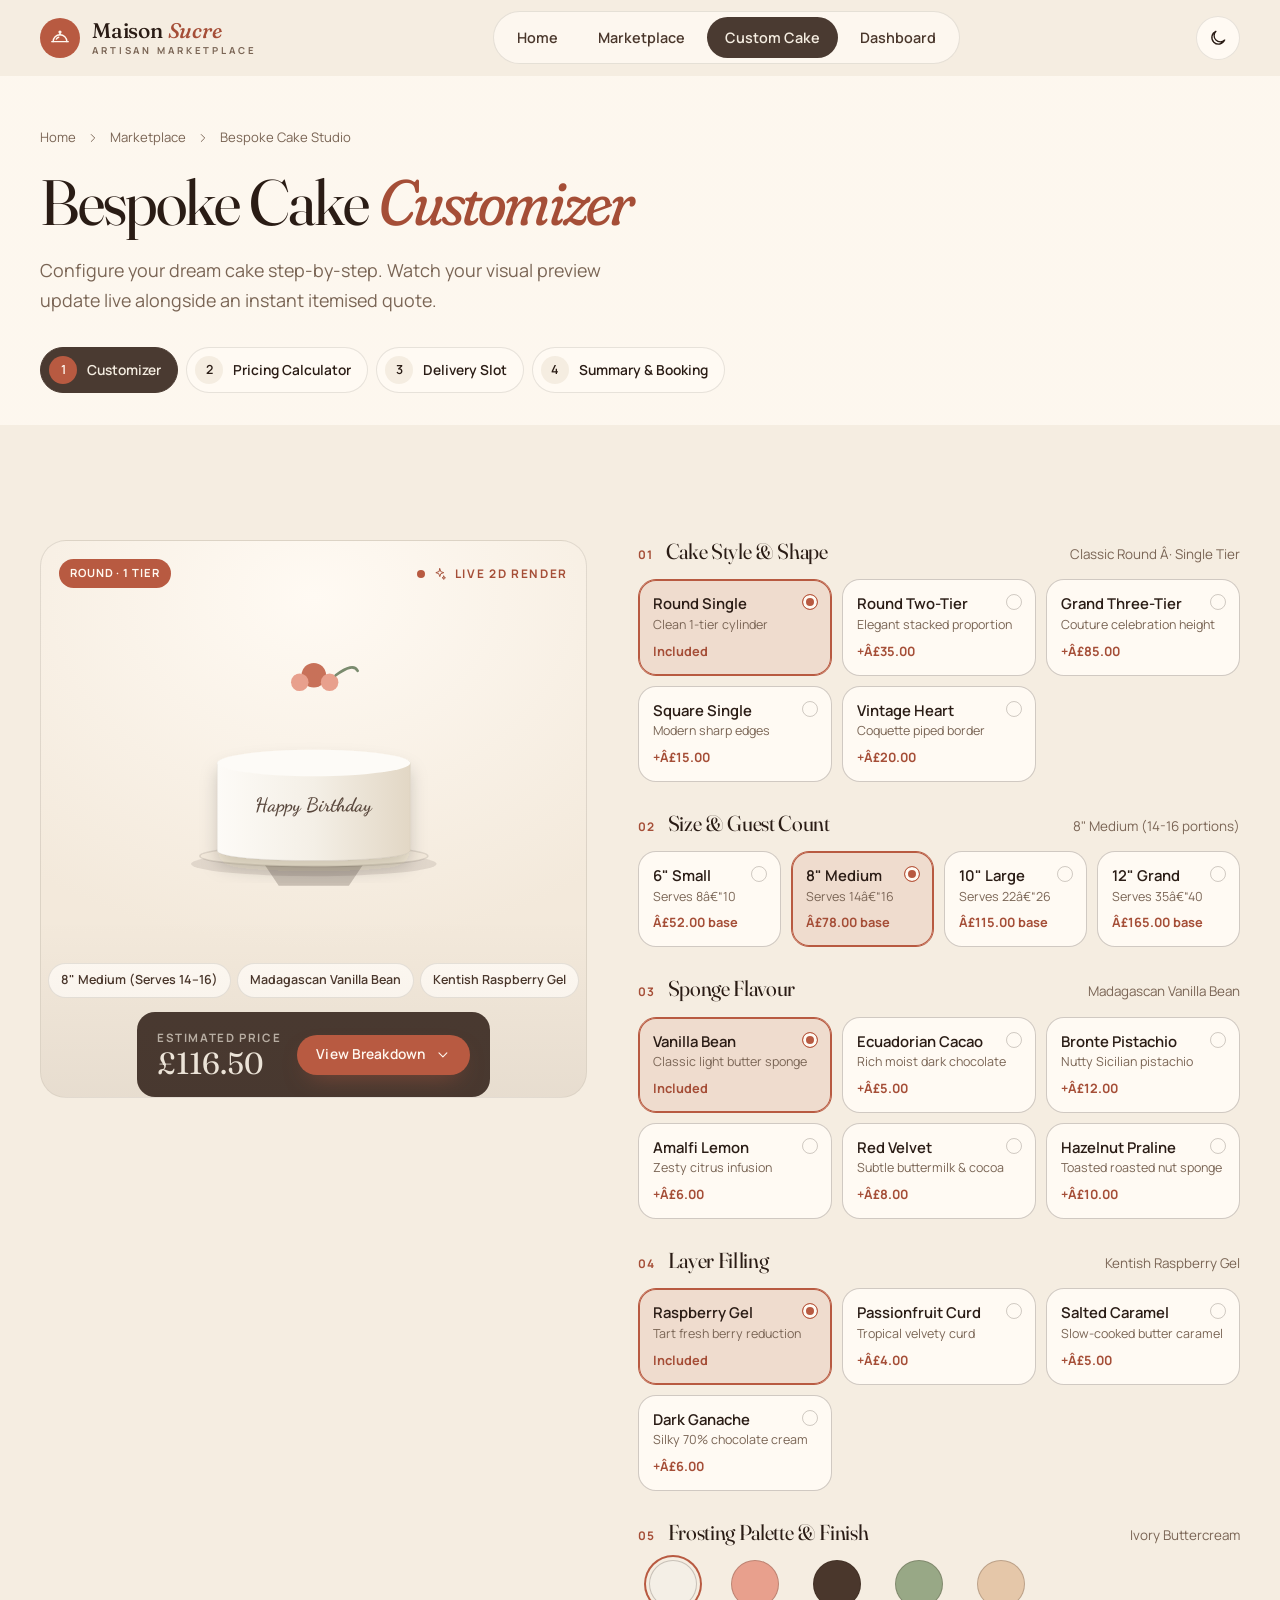
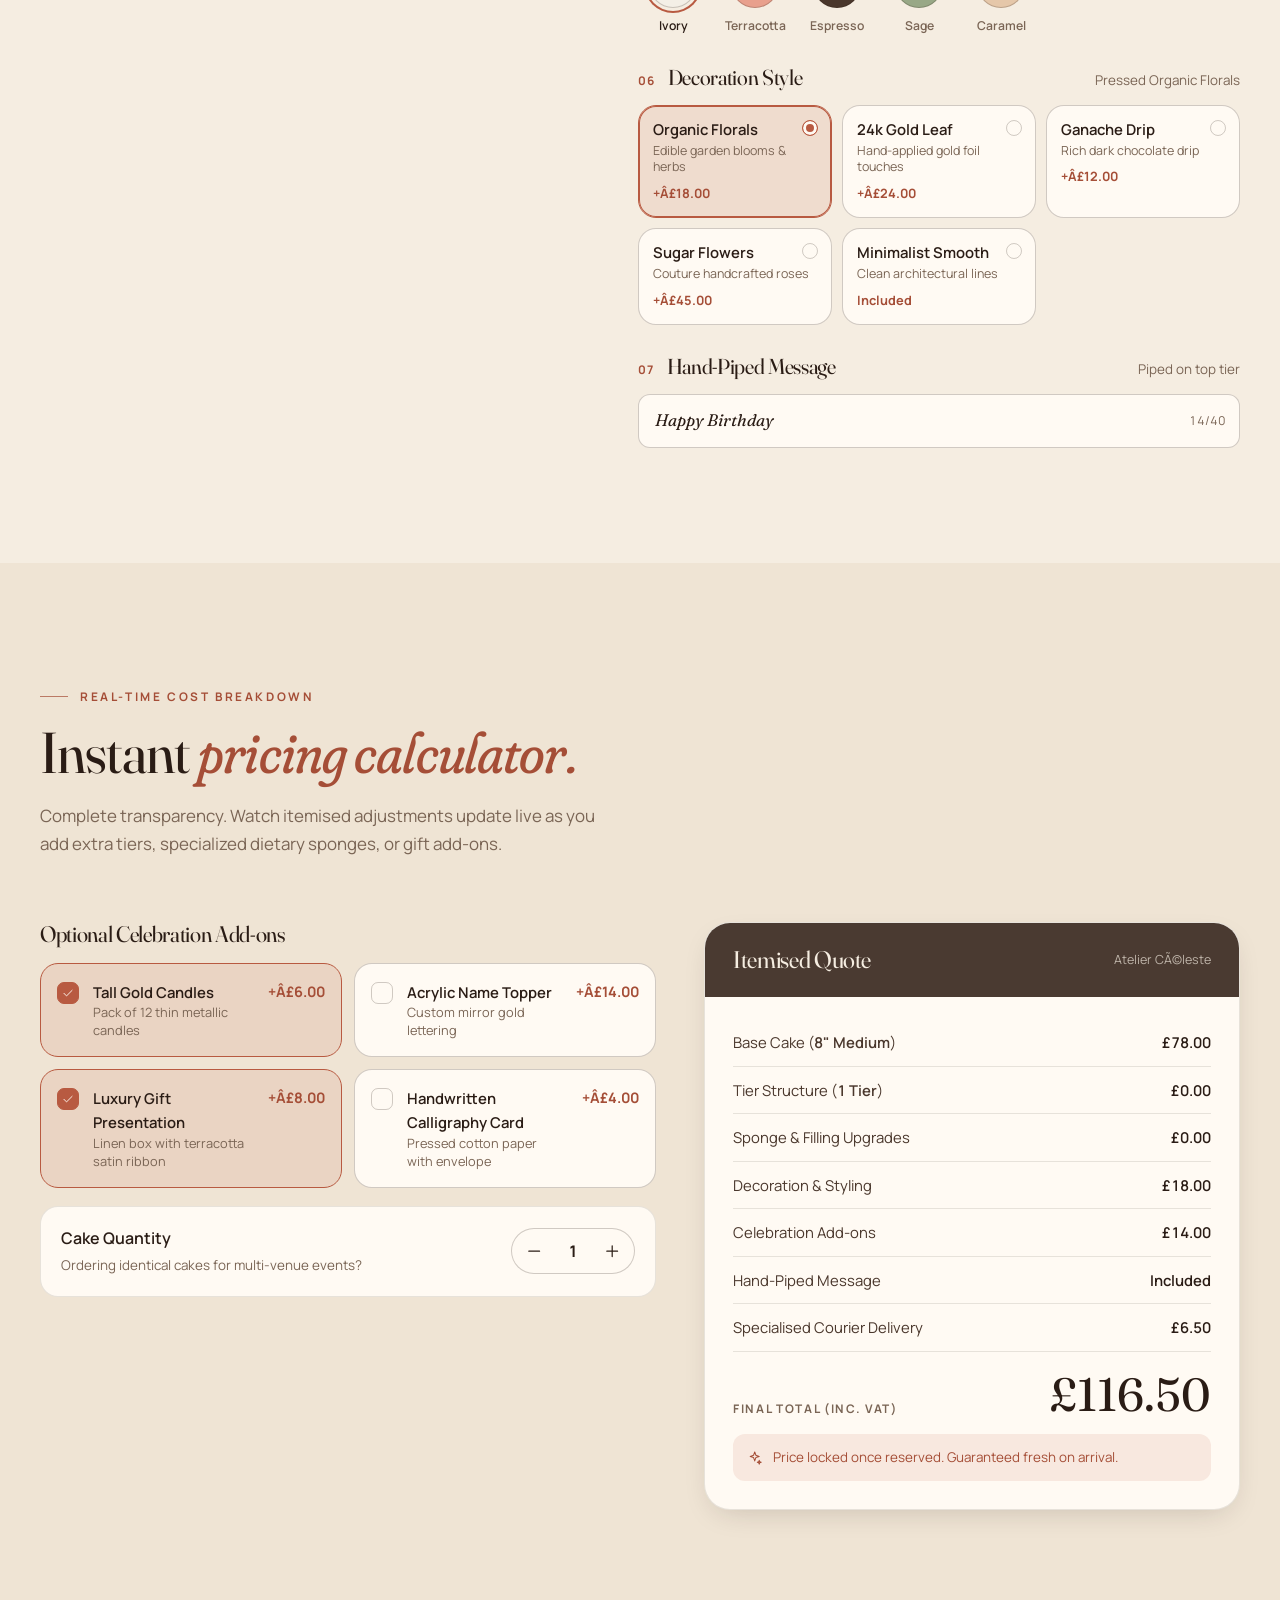
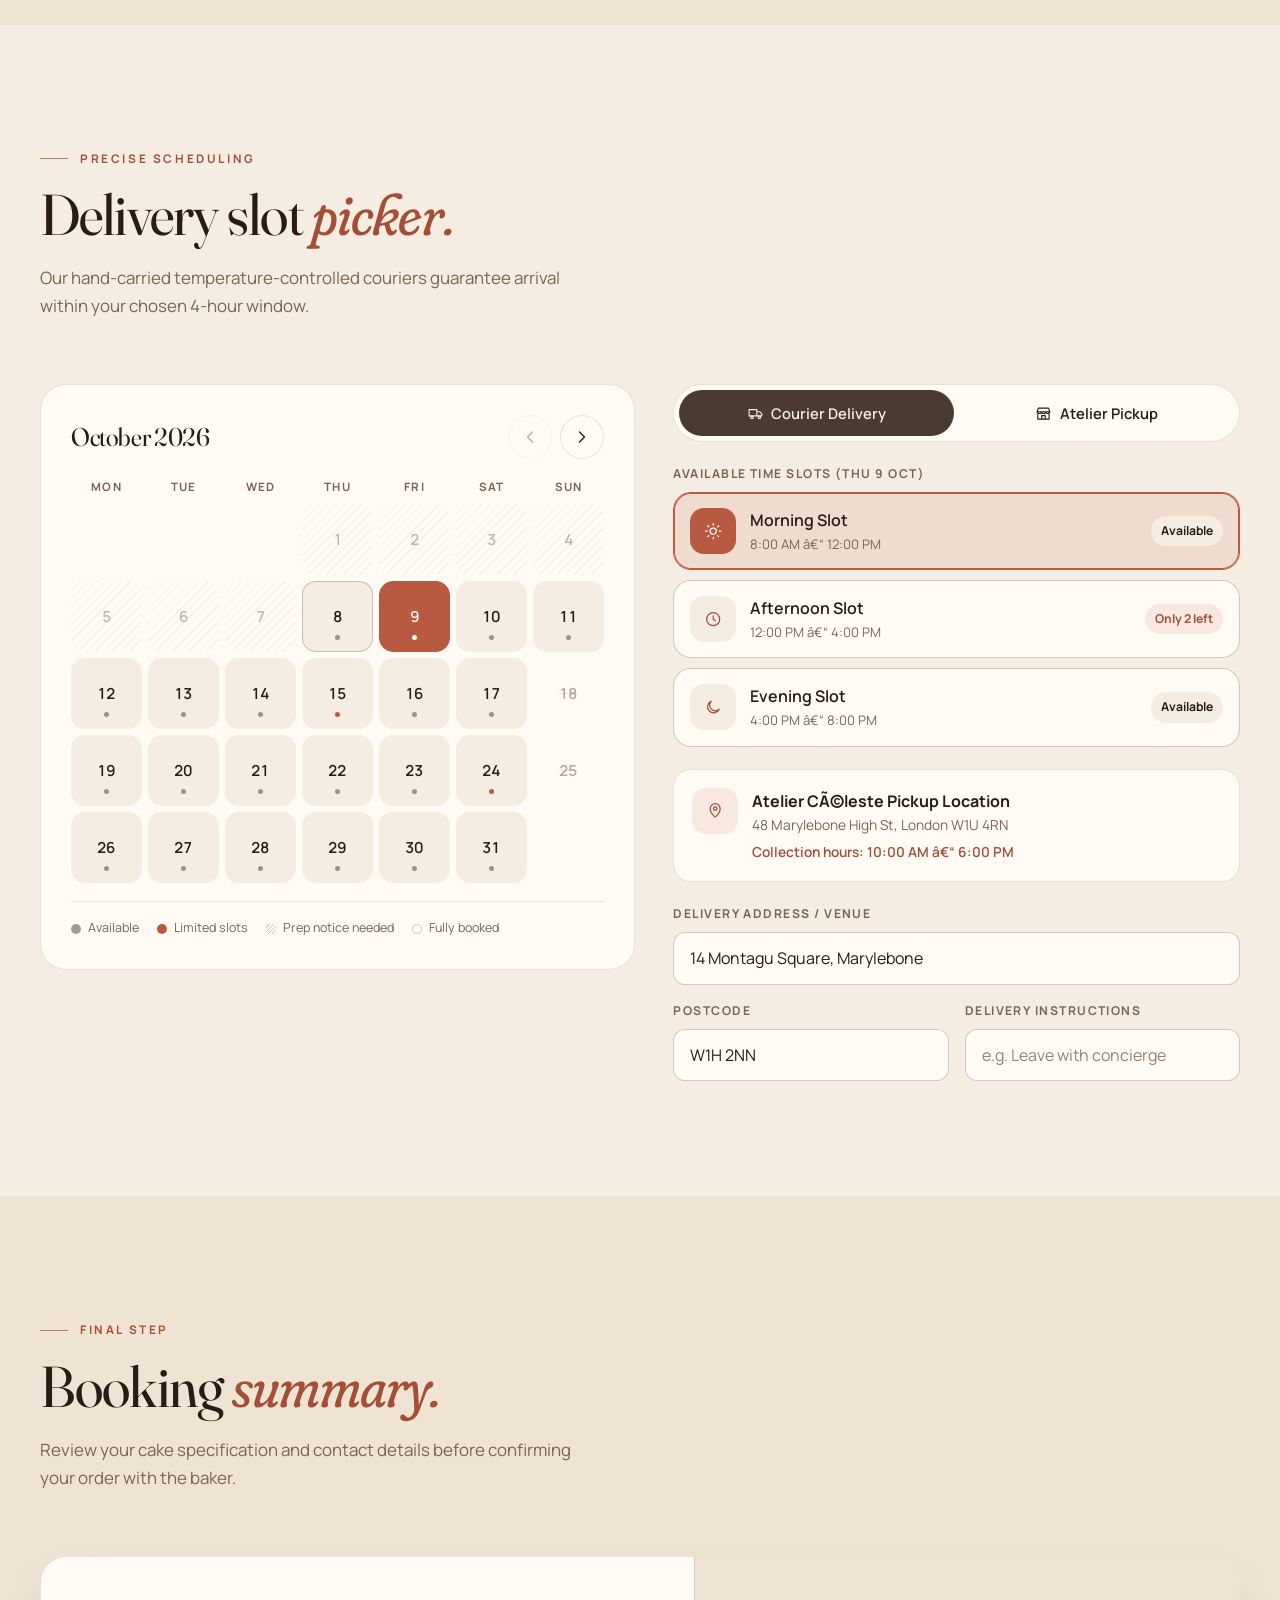
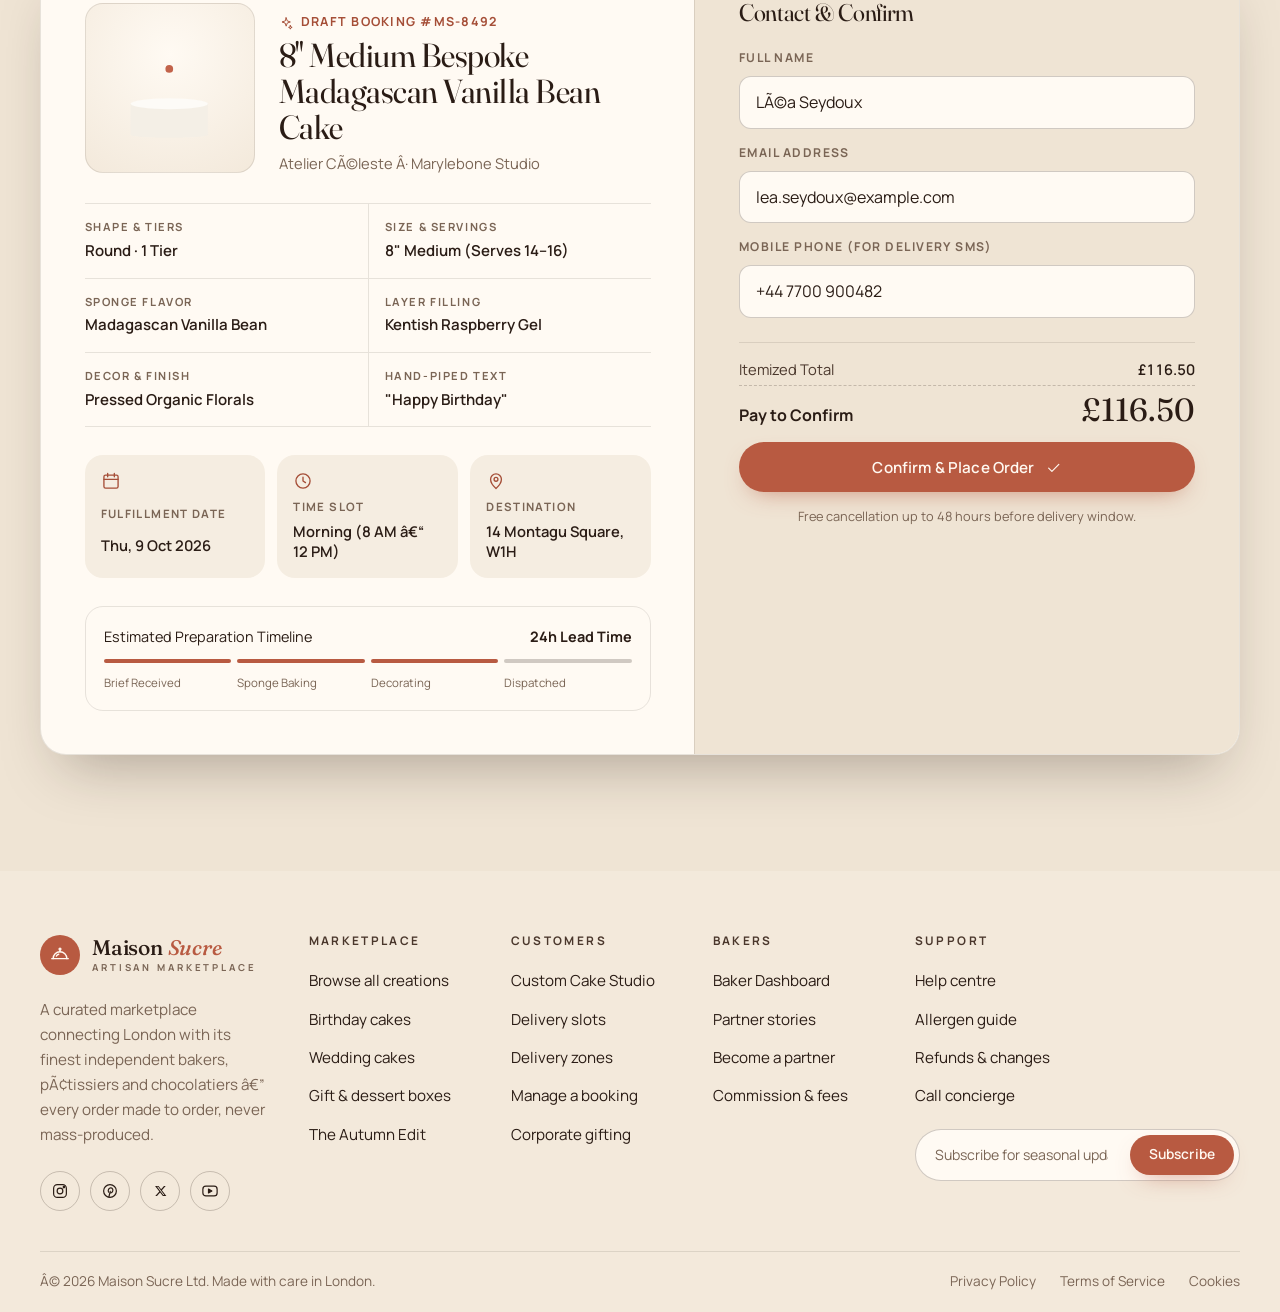
<file: custom-cake.html>
<!DOCTYPE html>
<html lang="en" data-theme="light">
<head>
  <meta charset="UTF-8">
  <meta name="viewport" content="width=device-width, initial-scale=1">
  <title>Custom Cake Studio &amp; Booking Engine â€” Maison Sucre</title>
  <meta name="description" content="Design your bespoke cake online with real-time visual customizer, instant itemised pricing, calendar slot picker, and direct artisan booking in London.">
  <meta name="theme-color" content="#2A1C15">
  <link rel="icon" type="image/svg+xml" href="favicon.svg">
  <script>(function(){try{var t=localStorage.getItem('ms-theme');if(!t){t=window.matchMedia('(prefers-color-scheme: dark)').matches?'dark':'light';}document.documentElement.setAttribute('data-theme',t);}catch(e){}})();</script>
  <link rel="preconnect" href="https://fonts.googleapis.com">
  <link rel="preconnect" href="https://fonts.gstatic.com" crossorigin>
  <link href="https://fonts.googleapis.com/css2?family=Fraunces:ital,opsz,wght,SOFT@0,9..144,300..600,0..100;1,9..144,300..600,0..100&family=Manrope:wght@400;500;600;700&family=Playfair+Display:ital@1&family=Dancing+Script:wght@600&display=swap" rel="stylesheet">
  <link rel="stylesheet" href="css/style.css">
</head>
<body>
  <a class="visually-hidden" href="#main">Skip to content</a>

  <!-- ============ HEADER ============ -->
  <header class="site-header">
    <div class="container header-inner">
      <a href="index.html" class="logo" aria-label="Maison Sucre â€” Home">
        <span class="logo-mark"><svg viewBox="0 0 24 24" fill="none" stroke="currentColor" stroke-width="1.5" stroke-linecap="round"><path d="M4.5 16a7.5 7.5 0 0 1 15 0"/><path d="M3 16h18M12 6.5V8.5"/><circle cx="12" cy="5.5" r="1"/><path d="M8 13.2a4.5 4.5 0 0 1 2.6-2"/></svg></span>
        <span class="logo-text"><strong>Maison <em>Sucre</em></strong><small>Artisan Marketplace</small></span>
      </a>
      <nav class="main-nav" aria-label="Primary">
        <a href="index.html">Home</a>
        <a href="marketplace.html">Marketplace</a>
        <a href="custom-cake.html" aria-current="page">Custom Cake</a>
        <a href="dashboard.html">Dashboard</a>
      </nav>
      <div class="header-actions">
        <button class="icon-btn theme-toggle" type="button" data-theme-toggle aria-label="Switch to dark theme">
          <svg class="i i-moon" aria-hidden="true"><use href="#i-moon"></use></svg>
          <svg class="i i-sun" aria-hidden="true"><use href="#i-sun"></use></svg>
        </button>
        <button class="icon-btn nav-toggle" type="button" aria-controls="mobile-menu" aria-expanded="false" aria-label="Open menu">
          <svg class="i" aria-hidden="true"><use href="#i-menu"></use></svg>
        </button>
      </div>
    </div>
  </header>
  <nav class="mobile-menu" id="mobile-menu" aria-label="Mobile">
    <a class="mm-link" href="index.html">Home <svg class="i"><use href="#i-arrow-up-right"></use></svg></a>
    <a class="mm-link" href="marketplace.html">Marketplace <svg class="i"><use href="#i-arrow-up-right"></use></svg></a>
    <a class="mm-link" href="custom-cake.html" aria-current="page">Custom Cake <svg class="i"><use href="#i-arrow-up-right"></use></svg></a>
    <a class="mm-link" href="dashboard.html">Baker Dashboard <svg class="i"><use href="#i-arrow-up-right"></use></svg></a>
    <p class="mm-foot">Same-day delivery across Central London Â· Order by 2 PM</p>
  </nav>

  <main id="main">
    <!-- ============ HERO & NAVIGATION RAIL ============ -->
    <section class="page-hero" style="padding-bottom: 32px; background-image: linear-gradient(var(--surface-glass), var(--surface-glass)), url('https://images.unsplash.com/photo-1519915028121-7d3463d20b13?auto=format&fit=crop&w=800&q=80');">
      <div class="container">
        <div class="crumbs">
          <a href="index.html">Home</a> <svg class="i"><use href="#i-chevron-right"></use></svg>
          <a href="marketplace.html">Marketplace</a> <svg class="i"><use href="#i-chevron-right"></use></svg>
          <span>Bespoke Cake Studio</span>
        </div>
        <h1 style="font-size: clamp(2.4rem, 5vw, 4.4rem);">Bespoke Cake <em>Customizer</em></h1>
        <p class="lead">Configure your dream cake step-by-step. Watch your visual preview update live alongside an instant itemised quote.</p>

        <div class="step-rail">
          <a href="#customizer" class="is-current"><span>1</span> Customizer</a>
          <a href="#pricing"><span>2</span> Pricing Calculator</a>
          <a href="#delivery"><span>3</span> Delivery Slot</a>
          <a href="#summary"><span>4</span> Summary &amp; Booking</a>
        </div>
      </div>
    </section>

    <!-- ============ SECTION 1 â€” CAKE CUSTOMIZER ============ -->
    <section class="section" id="customizer" aria-labelledby="customizer-title">
      <div class="container builder">
        <!-- Visual Preview Canvas (Sticky) -->
        <div class="stage-wrap">
          <div class="stage">
            <div class="stage-top">
              <span class="badge badge--accent" id="preview-shape-tag">Round Tier</span>
              <span class="cx-live"><svg class="i"><use href="#i-sparkle"></use></svg> Live 2D Render</span>
            </div>

            <svg class="stage-svg" id="cake-svg" viewBox="0 0 400 400" fill="none" xmlns="http://www.w3.org/2000/svg">
              <defs>
                <filter id="shadow" x="-10%" y="-10%" width="120%" height="130%">
                  <feDropShadow dx="0" dy="12" stdDeviation="10" flood-color="#2A1C15" flood-opacity="0.18"/>
                </filter>
                <linearGradient id="frostGrad" x1="0" y1="0" x2="1" y2="0">
                  <stop offset="0%" id="gradStop1" stop-color="#FDFBF7"/>
                  <stop offset="50%" id="gradStop2" stop-color="#F4EFE6"/>
                  <stop offset="100%" id="gradStop3" stop-color="#E2D7C5"/>
                </linearGradient>
              </defs>
              <!-- Stand -->
              <ellipse cx="200" cy="335" rx="140" ry="14" fill="#2A1C15" opacity="0.1"/>
              <path d="M140 330 C140 320, 260 320, 260 330 L240 360 L160 360 Z" fill="var(--line-strong)"/>
              <ellipse cx="200" cy="326" rx="130" ry="12" fill="var(--surface-2)" stroke="var(--line)" stroke-width="2"/>

              <!-- Bottom Tier (Tier 1) -->
              <g id="svg-tier-1" filter="url(#shadow)">
                <path id="t1-body" d="M90 220 C90 205, 310 205, 310 220 L310 320 C310 335, 90 335, 90 320 Z" fill="url(#frostGrad)" stroke="rgba(0,0,0,0.06)" stroke-width="1"/>
                <ellipse id="t1-top" cx="200" cy="220" rx="110" ry="15" fill="#FFF9EF"/>
              </g>

              <!-- Middle Tier (Tier 2) -->
              <g id="svg-tier-2" filter="url(#shadow)">
                <path id="t2-body" d="M120 135 C120 123, 280 123, 280 135 L280 220 C280 232, 120 232, 120 220 Z" fill="url(#frostGrad)" stroke="rgba(0,0,0,0.06)" stroke-width="1"/>
                <ellipse id="t2-top" cx="200" cy="135" rx="80" ry="12" fill="#FFF9EF"/>
              </g>

              <!-- Top Tier (Tier 3) -->
              <g id="svg-tier-3" filter="url(#shadow)" style="display:none;">
                <path id="t3-body" d="M145 70 C145 60, 255 60, 255 70 L255 135 C255 145, 145 145, 145 135 Z" fill="url(#frostGrad)" stroke="rgba(0,0,0,0.06)" stroke-width="1"/>
                <ellipse id="t3-top" cx="200" cy="70" rx="55" ry="9" fill="#FFF9EF"/>
              </g>

              <!-- Drip Overlay -->
              <g id="svg-drip" opacity="0">
                <path d="M120 136 C130 155, 140 140, 150 165 C160 140, 175 170, 190 138 C205 160, 220 145, 235 172 C245 140, 260 160, 280 136" stroke="#5C3A21" stroke-width="6" stroke-linecap="round" fill="none"/>
              </g>

              <!-- Flowers / Decoration -->
              <g id="svg-decor-florals">
                <circle cx="200" cy="120" r="14" fill="var(--terra)" opacity="0.9"/>
                <circle cx="218" cy="128" r="10" fill="#E8A08D"/>
                <circle cx="184" cy="128" r="10" fill="#E8A08D"/>
                <path d="M225 120 Q245 105 250 115" stroke="#7A8B6E" stroke-width="3" stroke-linecap="round"/>
              </g>

              <!-- Pipe Text -->
              <text id="svg-msg-text" x="200" y="275" text-anchor="middle" font-family="'Dancing Script', cursive" font-size="22" font-weight="bold" fill="#4A372C" opacity="0.9">Happy Birthday</text>
            </svg>

            <div class="stage-meta">
              <span id="meta-size">8" Medium (Serves 16)</span>
              <span id="meta-flavor">Vanilla Bean Sponge</span>
              <span id="meta-fill">Raspberry Gel</span>
            </div>

            <div class="stage-price">
              <div><small>Estimated Price</small><strong id="stage-price-val">Â£88.00</strong></div>
              <a href="#pricing" class="btn btn--primary btn--sm">View Breakdown <svg class="i"><use href="#i-chevron-down"></use></svg></a>
            </div>
          </div>
        </div>

        <!-- Customization Form Controls -->
        <div class="opt-panel">
          <h2 id="customizer-title" class="visually-hidden">Cake Customizer Options</h2>

          <!-- 1. Cake Shape & Tiers -->
          <div class="opt-group">
            <div class="opt-group-head">
              <h3><span>01</span> Cake Style &amp; Shape</h3>
              <output id="out-shape">Classic Round Â· Single Tier</output>
            </div>
            <div class="opt-grid opt-grid--3" role="radiogroup" aria-label="Cake Style">
              <button class="opt" type="button" role="radio" aria-checked="true" data-opt="shape" data-val="round-1" data-tiers="1" data-shape="Round" data-price="0">
                <strong>Round Single</strong>
                <small>Clean 1-tier cylinder</small>
                <em>Included</em>
              </button>
              <button class="opt" type="button" role="radio" aria-checked="false" data-opt="shape" data-val="round-2" data-tiers="2" data-shape="Round" data-price="35">
                <strong>Round Two-Tier</strong>
                <small>Elegant stacked proportion</small>
                <em>+Â£35.00</em>
              </button>
              <button class="opt" type="button" role="radio" aria-checked="false" data-opt="shape" data-val="round-3" data-tiers="3" data-shape="Round" data-price="85">
                <strong>Grand Three-Tier</strong>
                <small>Couture celebration height</small>
                <em>+Â£85.00</em>
              </button>
              <button class="opt" type="button" role="radio" aria-checked="false" data-opt="shape" data-val="square-1" data-tiers="1" data-shape="Square" data-price="15">
                <strong>Square Single</strong>
                <small>Modern sharp edges</small>
                <em>+Â£15.00</em>
              </button>
              <button class="opt" type="button" role="radio" aria-checked="false" data-opt="shape" data-val="heart-1" data-tiers="1" data-shape="Heart" data-price="20">
                <strong>Vintage Heart</strong>
                <small>Coquette piped border</small>
                <em>+Â£20.00</em>
              </button>
            </div>
          </div>

          <!-- 2. Cake Size & Portion -->
          <div class="opt-group">
            <div class="opt-group-head">
              <h3><span>02</span> Size &amp; Guest Count</h3>
              <output id="out-size">8" Medium (14-16 portions)</output>
            </div>
            <div class="opt-grid opt-grid--4" role="radiogroup" aria-label="Cake Size">
              <button class="opt" type="button" role="radio" aria-checked="false" data-opt="size" data-val="6" data-label="6&quot; Small" data-serves="Serves 8-10" data-price="52">
                <strong>6" Small</strong>
                <small>Serves 8â€“10</small>
                <em>Â£52.00 base</em>
              </button>
              <button class="opt" type="button" role="radio" aria-checked="true" data-opt="size" data-val="8" data-label="8&quot; Medium" data-serves="Serves 14-16" data-price="78">
                <strong>8" Medium</strong>
                <small>Serves 14â€“16</small>
                <em>Â£78.00 base</em>
              </button>
              <button class="opt" type="button" role="radio" aria-checked="false" data-opt="size" data-val="10" data-label="10&quot; Large" data-serves="Serves 22-26" data-price="115">
                <strong>10" Large</strong>
                <small>Serves 22â€“26</small>
                <em>Â£115.00 base</em>
              </button>
              <button class="opt" type="button" role="radio" aria-checked="false" data-opt="size" data-val="12" data-label="12&quot; Grand" data-serves="Serves 35-40" data-price="165">
                <strong>12" Grand</strong>
                <small>Serves 35â€“40</small>
                <em>Â£165.00 base</em>
              </button>
            </div>
          </div>

          <!-- 3. Sponge Flavor -->
          <div class="opt-group">
            <div class="opt-group-head">
              <h3><span>03</span> Sponge Flavour</h3>
              <output id="out-flavor">Madagascan Vanilla Bean</output>
            </div>
            <div class="opt-grid opt-grid--3" role="radiogroup" aria-label="Sponge Flavor">
              <button class="opt" type="button" role="radio" aria-checked="true" data-opt="flavor" data-val="vanilla" data-label="Madagascan Vanilla Bean" data-price="0">
                <strong>Vanilla Bean</strong>
                <small>Classic light butter sponge</small>
                <em>Included</em>
              </button>
              <button class="opt" type="button" role="radio" aria-checked="false" data-opt="flavor" data-val="chocolate" data-label="70% Ecuadorian Cacao" data-price="5">
                <strong>Ecuadorian Cacao</strong>
                <small>Rich moist dark chocolate</small>
                <em>+Â£5.00</em>
              </button>
              <button class="opt" type="button" role="radio" aria-checked="false" data-opt="flavor" data-val="pistachio" data-label="Bronte Pistachio &amp; Cardamom" data-price="12">
                <strong>Bronte Pistachio</strong>
                <small>Nutty Sicilian pistachio</small>
                <em>+Â£12.00</em>
              </button>
              <button class="opt" type="button" role="radio" aria-checked="false" data-opt="flavor" data-val="lemon" data-label="Amalfi Lemon &amp; Elderflower" data-price="6">
                <strong>Amalfi Lemon</strong>
                <small>Zesty citrus infusion</small>
                <em>+Â£6.00</em>
              </button>
              <button class="opt" type="button" role="radio" aria-checked="false" data-opt="flavor" data-val="redvelvet" data-label="Red Velvet &amp; Cocoa" data-price="8">
                <strong>Red Velvet</strong>
                <small>Subtle buttermilk &amp; cocoa</small>
                <em>+Â£8.00</em>
              </button>
              <button class="opt" type="button" role="radio" aria-checked="false" data-opt="flavor" data-val="hazelnut" data-label="Piedmont Hazelnut Praline" data-price="10">
                <strong>Hazelnut Praline</strong>
                <small>Toasted roasted nut sponge</small>
                <em>+Â£10.00</em>
              </button>
            </div>
          </div>

          <!-- 4. Filling & Compote -->
          <div class="opt-group">
            <div class="opt-group-head">
              <h3><span>04</span> Layer Filling</h3>
              <output id="out-filling">Kentish Raspberry Gel</output>
            </div>
            <div class="opt-grid opt-grid--3" role="radiogroup" aria-label="Filling">
              <button class="opt" type="button" role="radio" aria-checked="true" data-opt="filling" data-val="raspberry" data-label="Kentish Raspberry Gel" data-price="0">
                <strong>Raspberry Gel</strong>
                <small>Tart fresh berry reduction</small>
                <em>Included</em>
              </button>
              <button class="opt" type="button" role="radio" aria-checked="false" data-opt="filling" data-val="passionfruit" data-label="Passionfruit &amp; Mango Curd" data-price="4">
                <strong>Passionfruit Curd</strong>
                <small>Tropical velvety curd</small>
                <em>+Â£4.00</em>
              </button>
              <button class="opt" type="button" role="radio" aria-checked="false" data-opt="filling" data-val="caramel" data-label="Maldon Sea Salt Caramel" data-price="5">
                <strong>Salted Caramel</strong>
                <small>Slow-cooked butter caramel</small>
                <em>+Â£5.00</em>
              </button>
              <button class="opt" type="button" role="radio" aria-checked="false" data-opt="filling" data-val="chocolate-ganache" data-label="Dark Chocolate Ganache" data-price="6">
                <strong>Dark Ganache</strong>
                <small>Silky 70% chocolate cream</small>
                <em>+Â£6.00</em>
              </button>
            </div>
          </div>

          <!-- 5. Frosting Palette -->
          <div class="opt-group">
            <div class="opt-group-head">
              <h3><span>05</span> Frosting Palette &amp; Finish</h3>
              <output id="out-frosting">Ivory Buttercream</output>
            </div>
            <div class="swatches" role="radiogroup" aria-label="Frosting color">
              <button class="swatch" type="button" role="radio" aria-checked="true" data-color="#F9F5EC" data-hex1="#FDFBF7" data-hex2="#F4EFE6" data-hex3="#E2D7C5" data-name="Ivory Cream">
                <span style="background: #F4EFE6;"></span> Ivory
              </button>
              <button class="swatch" type="button" role="radio" aria-checked="false" data-color="#E8A08D" data-hex1="#FAD8CF" data-hex2="#E8A08D" data-hex3="#C2634A" data-name="Terracotta Coral">
                <span style="background: #E8A08D;"></span> Terracotta
              </button>
              <button class="swatch" type="button" role="radio" aria-checked="false" data-color="#4A372C" data-hex1="#6B5243" data-hex2="#4A372C" data-hex3="#2A1C15" data-name="Deep Espresso">
                <span style="background: #4A372C;"></span> Espresso
              </button>
              <button class="swatch" type="button" role="radio" aria-checked="false" data-color="#98A886" data-hex1="#C6D3B8" data-hex2="#98A886" data-hex3="#6E7E5D" data-name="Sage Green">
                <span style="background: #98A886;"></span> Sage
              </button>
              <button class="swatch" type="button" role="radio" aria-checked="false" data-color="#E5C7A9" data-hex1="#F6E4D0" data-hex2="#E5C7A9" data-hex3="#C69E7B" data-name="Warm Caramel">
                <span style="background: #E5C7A9;"></span> Caramel
              </button>
            </div>
          </div>

          <!-- 6. Decoration Style -->
          <div class="opt-group">
            <div class="opt-group-head">
              <h3><span>06</span> Decoration Style</h3>
              <output id="out-decor">Pressed Organic Florals</output>
            </div>
            <div class="opt-grid opt-grid--3" role="radiogroup" aria-label="Decoration style">
              <button class="opt" type="button" role="radio" aria-checked="true" data-opt="decor" data-val="florals" data-label="Pressed Organic Florals" data-price="18">
                <strong>Organic Florals</strong>
                <small>Edible garden blooms &amp; herbs</small>
                <em>+Â£18.00</em>
              </button>
              <button class="opt" type="button" role="radio" aria-checked="false" data-opt="decor" data-val="gold-leaf" data-label="24k Gold Leaf Accents" data-price="24">
                <strong>24k Gold Leaf</strong>
                <small>Hand-applied gold foil touches</small>
                <em>+Â£24.00</em>
              </button>
              <button class="opt" type="button" role="radio" aria-checked="false" data-opt="decor" data-val="ganache-drip" data-label="Glossy Ganache Drip" data-price="12">
                <strong>Ganache Drip</strong>
                <small>Rich dark chocolate drip</small>
                <em>+Â£12.00</em>
              </button>
              <button class="opt" type="button" role="radio" aria-checked="false" data-opt="decor" data-val="sugar-flowers" data-label="Hand-sculpted Sugar Flowers" data-price="45">
                <strong>Sugar Flowers</strong>
                <small>Couture handcrafted roses</small>
                <em>+Â£45.00</em>
              </button>
              <button class="opt" type="button" role="radio" aria-checked="false" data-opt="decor" data-val="minimalist" data-label="Minimalist Smooth Finish" data-price="0">
                <strong>Minimalist Smooth</strong>
                <small>Clean architectural lines</small>
                <em>Included</em>
              </button>
            </div>
          </div>

          <!-- 7. Personalized Message -->
          <div class="opt-group">
            <div class="opt-group-head">
              <h3><span>07</span> Hand-Piped Message</h3>
              <output id="out-msg">Piped on top tier</output>
            </div>
            <div class="field msg-field">
              <label for="cake-msg-input" class="visually-hidden">Personalized Message</label>
              <input class="input" id="cake-msg-input" type="text" maxlength="40" placeholder="e.g. Happy 30th Birthday LÃ©a!" value="Happy Birthday">
              <span class="count" id="msg-count">14/40</span>
            </div>
          </div>
        </div>
      </div>
    </section>

    <!-- ============ SECTION 2 â€” INSTANT PRICING CALCULATOR ============ -->
    <section class="section section--alt" id="pricing" aria-labelledby="pricing-title">
      <div class="container">
        <div class="section-head reveal">
          <div class="section-head__text">
            <span class="eyebrow">Real-Time Cost Breakdown</span>
            <h2 id="pricing-title">Instant <em>pricing calculator.</em></h2>
            <p>Complete transparency. Watch itemised adjustments update live as you add extra tiers, specialized dietary sponges, or gift add-ons.</p>
          </div>
        </div>

        <div class="pricing-grid reveal">
          <div>
            <h3 style="font-size: 1.4rem; margin-bottom: 16px;">Optional Celebration Add-ons</h3>
            <div class="addons">
              <label class="addon">
                <input type="checkbox" data-addon="candles" data-price="6" checked>
                <span class="tick"><svg class="i"><use href="#i-check"></use></svg></span>
                <div>
                  <strong>Tall Gold Candles</strong>
                  <small>Pack of 12 thin metallic candles</small>
                </div>
                <b>+Â£6.00</b>
              </label>

              <label class="addon">
                <input type="checkbox" data-addon="topper" data-price="14">
                <span class="tick"><svg class="i"><use href="#i-check"></use></svg></span>
                <div>
                  <strong>Acrylic Name Topper</strong>
                  <small>Custom mirror gold lettering</small>
                </div>
                <b>+Â£14.00</b>
              </label>

              <label class="addon">
                <input type="checkbox" data-addon="box" data-price="8" checked>
                <span class="tick"><svg class="i"><use href="#i-check"></use></svg></span>
                <div>
                  <strong>Luxury Gift Presentation</strong>
                  <small>Linen box with terracotta satin ribbon</small>
                </div>
                <b>+Â£8.00</b>
              </label>

              <label class="addon">
                <input type="checkbox" data-addon="card" data-price="4">
                <span class="tick"><svg class="i"><use href="#i-check"></use></svg></span>
                <div>
                  <strong>Handwritten Calligraphy Card</strong>
                  <small>Pressed cotton paper with envelope</small>
                </div>
                <b>+Â£4.00</b>
              </label>
            </div>

            <div class="qty-row">
              <div>
                <strong>Cake Quantity</strong>
                <small>Ordering identical cakes for multi-venue events?</small>
              </div>
              <div class="stepper">
                <button type="button" id="calc-qty-minus" aria-label="Decrease quantity"><svg class="i"><use href="#i-minus"></use></svg></button>
                <output id="calc-qty-out">1</output>
                <button type="button" id="calc-qty-plus" aria-label="Increase quantity"><svg class="i"><use href="#i-plus"></use></svg></button>
              </div>
            </div>
          </div>

          <!-- Live Receipt Panel -->
          <div class="receipt">
            <div class="receipt-head">
              <h3>Itemised Quote</h3>
              <span id="rcpt-baker-tag">Atelier CÃ©leste</span>
            </div>
            <div class="receipt-body">
              <div class="r-line">
                <span>Base Cake (<span id="rcpt-size">8" Medium</span>)</span>
                <span id="rcpt-base-price">Â£78.00</span>
              </div>
              <div class="r-line">
                <span>Tier Structure (<span id="rcpt-tiers">Single Tier</span>)</span>
                <span id="rcpt-tier-price">Â£0.00</span>
              </div>
              <div class="r-line">
                <span>Sponge &amp; Filling Upgrades</span>
                <span id="rcpt-flavor-price">Â£0.00</span>
              </div>
              <div class="r-line">
                <span>Decoration &amp; Styling</span>
                <span id="rcpt-decor-price">Â£18.00</span>
              </div>
              <div class="r-line">
                <span>Celebration Add-ons</span>
                <span id="rcpt-addon-price">Â£14.00</span>
              </div>
              <div class="r-line">
                <span>Hand-Piped Message</span>
                <span class="is-free">Included</span>
              </div>
              <div class="r-line">
                <span>Specialised Courier Delivery</span>
                <span id="rcpt-del-price">Â£6.50</span>
              </div>
              <div class="r-total">
                <small>Final Total (Inc. VAT)</small>
                <strong id="rcpt-final-total">Â£116.50</strong>
              </div>
              <div class="r-note">
                <svg class="i"><use href="#i-sparkle"></use></svg> Price locked once reserved. Guaranteed fresh on arrival.
              </div>
            </div>
          </div>
        </div>
      </div>
    </section>

    <!-- ============ SECTION 3 â€” DELIVERY SLOT PICKER ============ -->
    <section class="section" id="delivery" aria-labelledby="del-title">
      <div class="container">
        <div class="section-head reveal">
          <div class="section-head__text">
            <span class="eyebrow">Precise Scheduling</span>
            <h2 id="del-title">Delivery slot <em>picker.</em></h2>
            <p>Our hand-carried temperature-controlled couriers guarantee arrival within your chosen 4-hour window.</p>
          </div>
        </div>

        <div class="slot-grid reveal">
          <!-- Calendar -->
          <div class="calendar">
            <div class="cal-head">
              <h3 id="cal-month-name">October 2026</h3>
              <div class="cal-nav">
                <button class="icon-btn" type="button" id="cal-prev" aria-label="Previous month" disabled><svg class="i"><use href="#i-chevron-left"></use></svg></button>
                <button class="icon-btn" type="button" id="cal-next" aria-label="Next month"><svg class="i"><use href="#i-chevron-right"></use></svg></button>
              </div>
            </div>

            <div class="cal-week">
              <span>Mon</span><span>Tue</span><span>Wed</span><span>Thu</span><span>Fri</span><span>Sat</span><span>Sun</span>
            </div>
            <div class="cal-days" id="cal-days"></div>

            <div class="cal-legend">
              <span><i class="lg-av"></i> Available</span>
              <span><i class="lg-lim"></i> Limited slots</span>
              <span><i class="lg-prep"></i> Prep notice needed</span>
              <span><i class="lg-full"></i> Fully booked</span>
            </div>
          </div>

          <!-- Slot Side Controls -->
          <div class="slot-side">
            <div class="method-toggle" role="tablist" aria-label="Fulfillment method">
              <button type="button" class="is-active" role="tab" id="tab-delivery" aria-selected="true" data-method="delivery">
                <svg class="i"><use href="#i-truck"></use></svg> Courier Delivery
              </button>
              <button type="button" role="tab" id="tab-pickup" aria-selected="false" data-method="pickup">
                <svg class="i"><use href="#i-store"></use></svg> Atelier Pickup
              </button>
            </div>

            <div id="method-delivery-panel" class="field">
              <span class="field-label">Available Time Slots (<span id="sel-date-text">Thu 9 Oct</span>)</span>
              <div class="slots" id="slot-list" role="radiogroup" aria-label="Delivery time slots">
                <button class="slot" type="button" role="radio" aria-checked="true" data-slot="Morning (8 AM â€“ 12 PM)">
                  <span class="slot-ico"><svg class="i"><use href="#i-sun"></use></svg></span>
                  <div>
                    <strong>Morning Slot</strong>
                    <small>8:00 AM â€“ 12:00 PM</small>
                  </div>
                  <span class="slot-cap">Available</span>
                </button>
                <button class="slot" type="button" role="radio" aria-checked="false" data-slot="Afternoon (12 PM â€“ 4 PM)">
                  <span class="slot-ico"><svg class="i"><use href="#i-clock"></use></svg></span>
                  <div>
                    <strong>Afternoon Slot</strong>
                    <small>12:00 PM â€“ 4:00 PM</small>
                  </div>
                  <span class="slot-cap is-low">Only 2 left</span>
                </button>
                <button class="slot" type="button" role="radio" aria-checked="false" data-slot="Evening (4 PM â€“ 8 PM)">
                  <span class="slot-ico"><svg class="i"><use href="#i-moon"></use></svg></span>
                  <div>
                    <strong>Evening Slot</strong>
                    <small>4:00 PM â€“ 8:00 PM</small>
                  </div>
                  <span class="slot-cap">Available</span>
                </button>
              </div>
            </div>

            <div id="method-pickup-panel" class="pickup-card" hidden>
              <span class="slot-ico"><svg class="i"><use href="#i-pin"></use></svg></span>
              <div>
                <strong>Atelier CÃ©leste Pickup Location</strong>
                <small>48 Marylebone High St, London W1U 4RN</small>
                <small style="color: var(--accent-text); font-weight: 600; margin-top: 4px;">Collection hours: 10:00 AM â€“ 6:00 PM</small>
              </div>
            </div>

            <div class="form-grid">
              <div class="field span-2">
                <label for="cust-address">Delivery Address / Venue</label>
                <input class="input" id="cust-address" type="text" placeholder="Street address, building name or hotel venue" value="14 Montagu Square, Marylebone" required>
              </div>
              <div class="field">
                <label for="cust-postcode">Postcode</label>
                <input class="input" id="cust-postcode" type="text" value="W1H 2NN" required>
              </div>
              <div class="field">
                <label for="cust-instructions">Delivery Instructions</label>
                <input class="input" id="cust-instructions" type="text" placeholder="e.g. Leave with concierge">
              </div>
            </div>
          </div>
        </div>
      </div>
    </section>

    <!-- ============ SECTION 4 â€” BOOKING SUMMARY ============ -->
    <section class="section section--alt" id="summary" aria-labelledby="sum-title">
      <div class="container">
        <div class="section-head reveal">
          <div class="section-head__text">
            <span class="eyebrow">Final Step</span>
            <h2 id="sum-title">Booking <em>summary.</em></h2>
            <p>Review your cake specification and contact details before confirming your order with the baker.</p>
          </div>
        </div>

        <div class="summary reveal">
          <div class="summary-main">
            <div class="sum-hero">
              <div class="sum-cake" id="sum-cake-render"></div>
              <div>
                <span class="sum-ref"><svg class="i"><use href="#i-sparkle"></use></svg> Draft Booking #MS-8492</span>
                <h3 id="sum-cake-title">8" Bespoke Vanilla Bean Cake</h3>
                <p id="sum-cake-sub">Atelier CÃ©leste Â· Marylebone Studio</p>
              </div>
            </div>

            <div class="sum-specs">
              <div><small>Shape &amp; Tiers</small><span id="sum-spec-shape">Round Â· Single Tier</span></div>
              <div><small>Size &amp; Servings</small><span id="sum-spec-size">8" (14-16 portions)</span></div>
              <div><small>Sponge Flavor</small><span id="sum-spec-flavor">Madagascan Vanilla</span></div>
              <div><small>Layer Filling</small><span id="sum-spec-filling">Raspberry Gel</span></div>
              <div><small>Decor &amp; Finish</small><span id="sum-spec-decor">Pressed Organic Florals</span></div>
              <div><small>Hand-Piped Text</small><span id="sum-spec-msg">"Happy Birthday"</span></div>
            </div>

            <div class="sum-delivery">
              <div>
                <svg class="i"><use href="#i-calendar"></use></svg>
                <small>Fulfillment Date</small>
                <span id="sum-date">Thu, 9 Oct 2026</span>
              </div>
              <div>
                <svg class="i"><use href="#i-clock"></use></svg>
                <small>Time Slot</small>
                <span id="sum-slot">Morning (8 AM â€“ 12 PM)</span>
              </div>
              <div>
                <svg class="i"><use href="#i-pin"></use></svg>
                <small>Destination</small>
                <span id="sum-address">14 Montagu Square, W1H</span>
              </div>
            </div>

            <div class="prep-bar">
              <div class="prep-bar-head">
                <span>Estimated Preparation Timeline</span>
                <strong>24h Lead Time</strong>
              </div>
              <div class="prep-track"><span class="on"></span><span class="on"></span><span class="on"></span><span></span></div>
              <div class="prep-labels"><span>Brief Received</span><span>Sponge Baking</span><span>Decorating</span><span>Dispatched</span></div>
            </div>
          </div>

          <div class="summary-side">
            <h3 class="sum-side-title">Contact &amp; Confirm</h3>
            <form id="booking-confirm-form" novalidate style="display:grid; gap:14px;">
              <div class="field">
                <label for="cust-name">Full Name</label>
                <input class="input" id="cust-name" type="text" value="LÃ©a Seydoux" required>
              </div>
              <div class="field">
                <label for="cust-email">Email Address</label>
                <input class="input" id="cust-email" type="email" value="lea.seydoux@example.com" required>
              </div>
              <div class="field">
                <label for="cust-phone">Mobile Phone (for delivery SMS)</label>
                <input class="input" id="cust-phone" type="tel" value="+44 7700 900482" required>
              </div>

              <div style="margin-top: 10px; padding-top: 14px; border-top: 1px solid var(--line);">
                <div class="estimate-line"><span>Itemized Total</span><span id="sum-tot-val">Â£116.50</span></div>
                <div class="estimate-total" style="padding-top: 8px;">
                  <span>Pay to Confirm</span>
                  <strong id="sum-pay-val">Â£116.50</strong>
                </div>
              </div>

              <button type="submit" class="btn btn--primary btn--block" id="confirm-booking-btn">
                Confirm &amp; Place Order <svg class="i i--move"><use href="#i-check"></use></svg>
              </button>
              <p class="confirm-note">Free cancellation up to 48 hours before delivery window.</p>
            </form>
          </div>
        </div>
      </div>
    </section>
  </main>

  <!-- ============ CONFIRMATION MODAL ============ -->
  <div class="modal" id="confirm-modal" hidden aria-modal="true" role="dialog" aria-labelledby="confirm-modal-title">
    <div class="modal-dialog confirm-dialog">
      <button class="icon-btn modal-close" type="button" data-close-modal aria-label="Close dialog">
        <svg class="i"><use href="#i-close"></use></svg>
      </button>
      <div class="confirm-seal">
        <svg class="i"><use href="#i-check"></use></svg>
      </div>
      <h2 id="confirm-modal-title">Booking Confirmed!</h2>
      <p>Your order has been transmitted directly to Ã‰lodie Marchand at Atelier CÃ©leste.</p>
      <div class="confirm-ref">
        <small>Order Reference Number</small>
        <strong>MS-2026-8492</strong>
      </div>
      <p style="font-size: .88rem; margin-bottom: 24px;">A confirmation receipt and live courier tracker link have been sent to your email.</p>
      <div class="confirm-actions">
        <a href="dashboard.html" class="btn btn--primary">View Baker Dashboard</a>
        <a href="index.html" class="btn btn--ghost">Return Home</a>
      </div>
    </div>
  </div>

  <!-- ============ FOOTER ============ -->
  <footer class="site-footer">
    <div class="container">
      <div class="footer-top">
        <div class="footer-brand">
          <a href="index.html" class="logo" aria-label="Maison Sucre â€” Home">
            <span class="logo-mark"><svg viewBox="0 0 24 24" fill="none" stroke="currentColor" stroke-width="1.5"
                stroke-linecap="round">
                <path d="M4.5 16a7.5 7.5 0 0 1 15 0" />
                <path d="M3 16h18M12 6.5V8.5" />
                <circle cx="12" cy="5.5" r="1" />
                <path d="M8 13.2a4.5 4.5 0 0 1 2.6-2" />
              </svg></span>
            <span class="logo-text"><strong>Maison <em>Sucre</em></strong><small>Artisan Marketplace</small></span>
          </a>
          <div>
            <p>A curated marketplace connecting London with its finest independent bakers, pÃ¢tissiers and chocolatiers â€”
              every order made to order, never mass-produced.</p>

<div class="socials">
          <a href="https://instagram.com" target="_blank" rel="noopener" aria-label="Instagram"><svg class="i">
              <use href="#i-instagram"></use>
            </svg></a>
          <a href="https://pinterest.com" target="_blank" rel="noopener" aria-label="Pinterest"><svg class="i">
              <use href="#i-pinterest"></use>
            </svg></a>
          <a href="https://x.com" target="_blank" rel="noopener" aria-label="X"><svg class="i">
              <use href="#i-x"></use>
            </svg></a>
          <a href="https://youtube.com" target="_blank" rel="noopener" aria-label="YouTube"><svg class="i">
              <use href="#i-youtube"></use>
            </svg></a>
        </div>
      </div>
        </div>
        <div class="footer-col">
          <h3>Marketplace</h3>
          <ul>
            <li><a href="marketplace.html">Browse all creations</a></li>
            <li><a href="marketplace.html?cat=birthday#products">Birthday cakes</a></li>
            <li><a href="marketplace.html?cat=wedding#products">Wedding cakes</a></li>
            <li><a href="marketplace.html?cat=dessert-boxes#products">Gift &amp; dessert boxes</a></li>
            <li><a href="marketplace.html?cat=seasonal#products">The Autumn Edit</a></li>
          </ul>
        </div>
        <div class="footer-col">
          <h3>Customers</h3>
          <ul>
            <li><a href="custom-cake.html">Custom Cake Studio</a></li>
            <li><a href="custom-cake.html#delivery">Delivery slots</a></li>
            <li><a href="marketplace.html#booking">Delivery zones</a></li>
            <li><a href="custom-cake.html#summary">Manage a booking</a></li>
            <li><a href="marketplace.html?occasion=corporate#products">Corporate gifting</a></li>
          </ul>
        </div>
        <div class="footer-col">
          <h3>Bakers</h3>
          <ul>
            <li><a href="dashboard.html">Baker Dashboard</a></li>
            <li><a href="marketplace.html#bakers">Partner stories</a></li>
            <li><a href="mailto:partners@maisonsucre.co.uk">Become a partner</a></li>
            <li><a href="mailto:partners@maisonsucre.co.uk?subject=Fees">Commission &amp; fees</a></li>
          </ul>
        </div>
        <div class="footer-col">
          <h3>Support</h3>
          <ul>
            <li><a href="mailto:care@maisonsucre.co.uk">Help centre</a></li>
            <li><a href="mailto:care@maisonsucre.co.uk?subject=Allergens">Allergen guide</a></li>
            <li><a href="mailto:care@maisonsucre.co.uk?subject=Refund">Refunds &amp; changes</a></li>
            <li><a href="tel:+442079460321">Call concierge</a></li>
          </ul>
          <form class="nl-form" id="newsletter-form" novalidate style="margin-top: 20px;">
            <label for="nl-email" class="visually-hidden">Email address</label>
            <input id="nl-email" type="email" placeholder="Subscribe for seasonal updates" required autocomplete="email">
            <button class="btn btn--primary btn--sm" type="submit" id="nl-submit">Subscribe</button>
          </form>
        </div>
      </div>
      <div class="footer-bottom">
        <p>Â© <span data-year>2026</span> Maison Sucre Ltd. Made with care in London.</p>
        <div class="footer-legal">
          <a href="#main">Privacy Policy</a>
          <a href="#main">Terms of Service</a>
          <a href="#main">Cookies</a>
        </div>
        </div>
      <div class="footer-wordmark" aria-hidden="true">Maison Sucre</div>
    </div>
  </footer>

  <button class="back-to-top" type="button" aria-label="Back to top">
    <svg class="btt-ring" viewBox="0 0 48 48" aria-hidden="true"><circle cx="24" cy="24" r="22"/></svg>
    <svg class="i" aria-hidden="true"><use href="#i-arrow-up"></use></svg>
  </button>

  <script src="js/main.js"></script>
  <script src="js/data.js"></script>
  <script src="js/custom-cake.js"></script>
</body>
</html>
</file>
<file: css/style.css>
/* ==========================================================================
   Maison Sucre — Design System & Site Styles (Home · Marketplace · Custom Cake)
   Palette: Warm Ivory · Deep Espresso · Muted Terracotta
   ========================================================================== */

/* ---------- 1. Tokens ---------- */
:root {
  /* Three primary brand colours */
  --ivory: #F5EDE1;
  --espresso: #2A1C15;
  --terra: #C2634A;

  /* Light theme roles */
  --bg: #F5EDE1;
  --bg-alt: #EFE4D4;
  --surface: #FFFAF3;
  --surface-2: #F3E9DB;
  --surface-glass: rgba(255, 250, 243, .78);
  --text: #2A1C15;
  --text-soft: #4A372C;
  --muted: #7A6555;
  --line: rgba(42, 28, 21, .11);
  --line-strong: rgba(42, 28, 21, .22);
  --accent: #B85A41;
  --accent-hover: #A04B34;
  --accent-soft: rgba(194, 99, 74, .12);
  --accent-text: #A54E37;
  --on-accent: #FFF8F0;
  --inverse: #4A3A31;
  --inverse-2: #3A2A21;
  --on-inverse: #F5EDE1;
  --on-inverse-muted: rgba(245, 237, 225, .68);
  --shadow-sm: 0 1px 2px rgba(42, 28, 21, .06), 0 2px 8px rgba(42, 28, 21, .05);
  --shadow-md: 0 10px 30px -12px rgba(42, 28, 21, .22);
  --shadow-lg: 0 30px 60px -24px rgba(42, 28, 21, .35);

  /* Type */
  --f-display: 'Fraunces', 'Times New Roman', serif;
  --f-body: 'Manrope', system-ui, -apple-system, 'Segoe UI', sans-serif;

  /* Shape & rhythm */
  --r-xs: 8px;
  --r-sm: 12px;
  --r-md: 18px;
  --r-lg: 26px;
  --r-pill: 999px;
  --container: 1280px;
  --gutter: clamp(16px, 4vw, 40px);
  --section-y: clamp(72px, 9vw, 132px);
  --header-h: 76px;
  --ease: cubic-bezier(.22, .8, .24, 1);
}

[data-theme="dark"] {
  --bg: #15100C;
  --bg-alt: #1B140F;
  --surface: #211812;
  --surface-2: #2A1F18;
  --surface-glass: rgba(33, 24, 18, .78);
  --text: #F3EADD;
  --text-soft: #DCCDBC;
  --muted: #B09D8B;
  --line: rgba(243, 234, 221, .10);
  --line-strong: rgba(243, 234, 221, .22);
  --accent: #DB7D60;
  --accent-hover: #E89276;
  --accent-soft: rgba(219, 125, 96, .14);
  --accent-text: #E89276;
  --on-accent: #1A120D;
  --inverse: #F3EADD;
  --inverse-2: #E8DCCB;
  --on-inverse: #1E1510;
  --on-inverse-muted: rgba(30, 21, 16, .68);
  --shadow-sm: 0 1px 2px rgba(0, 0, 0, .3), 0 2px 8px rgba(0, 0, 0, .25);
  --shadow-md: 0 14px 34px -14px rgba(0, 0, 0, .6);
  --shadow-lg: 0 30px 70px -24px rgba(0, 0, 0, .75);
}

/* ---------- 2. Base ---------- */
*, *::before, *::after { box-sizing: border-box; }
html { scroll-behavior: smooth; scroll-padding-top: calc(var(--header-h) + 16px); -webkit-text-size-adjust: 100%; overflow-x: clip; }
html.theme-anim *, html.theme-anim *::before, html.theme-anim *::after {
  transition: background-color .4s ease, border-color .4s ease, color .3s ease !important;
}
body {
  margin: 0;
  font-family: var(--f-body);
  font-size: 1rem;
  line-height: 1.65;
  color: var(--text);
  background: var(--bg);
  overflow-x: clip;
  -webkit-font-smoothing: antialiased;
  opacity: 0;
  transition: opacity .45s var(--ease);
}
body.is-loaded { opacity: 1; }
body.is-leaving { opacity: 0; transition-duration: .24s; }
body.menu-open, body.modal-open { overflow: hidden; }

img { display: block; max-width: 100%; height: auto; }
a { color: inherit; text-decoration: none; }
button, input, select, textarea { font: inherit; color: inherit; }
button { cursor: pointer; background: none; border: 0; padding: 0; }
:focus-visible { outline: 2px solid var(--accent); outline-offset: 3px; border-radius: 4px; }
::selection { background: var(--accent); color: var(--on-accent); }

h1, h2, h3, h4 { font-family: var(--f-display); font-weight: 400; line-height: 1.08; margin: 0; letter-spacing: -0.015em; font-variation-settings: "opsz" 96; }
h1 em, h2 em, h3 em { font-style: italic; color: var(--accent-text); font-variation-settings: "opsz" 96, "SOFT" 100; }
p { margin: 0; }

.i { width: 1.15em; height: 1.15em; flex-shrink: 0; display: inline-block; vertical-align: middle; }

.container { width: 100%; max-width: var(--container); margin-inline: auto; padding-inline: var(--gutter); }
.section { padding-block: var(--section-y); position: relative; }
.section--alt { background: var(--bg-alt); }
.section--inverse { background: var(--inverse); color: var(--on-inverse); }
.section--inverse h2 em { color: var(--accent); }
[data-theme="dark"] .section--inverse { background: var(--bg-alt); color: var(--text); }
[data-theme="dark"] .section--inverse h2 em { color: var(--accent); }
.visually-hidden { position: absolute !important; width: 1px; height: 1px; overflow: hidden; clip: rect(0 0 0 0); white-space: nowrap; }

/* ---------- 3. Typographic helpers ---------- */
.eyebrow {
  display: inline-flex; align-items: center; gap: 12px;
  font-size: .74rem; font-weight: 700; letter-spacing: .22em; text-transform: uppercase;
  color: var(--accent-text);
}
.eyebrow::before { content: ""; width: 28px; height: 1px; background: currentColor; opacity: .7; }
.section--inverse .eyebrow { color: var(--accent); }
[data-theme="dark"] .section--inverse .eyebrow { color: var(--accent-text); }

.section-head { display: flex; align-items: flex-end; justify-content: space-between; gap: 32px; margin-bottom: clamp(36px, 5vw, 64px); flex-wrap: wrap; }
.section-head__text { max-width: 640px; }
.section-head h2 { font-size: clamp(2.1rem, 4.6vw, 3.6rem); margin-top: 16px; }
.section-head p { margin-top: 18px; color: var(--muted); font-size: 1.06rem; max-width: 560px; }
.section--inverse .section-head p { color: var(--on-inverse-muted); }
[data-theme="dark"] .section--inverse .section-head p { color: var(--muted); }

.lead { font-size: clamp(1.02rem, 1.4vw, 1.16rem); color: var(--muted); }

/* ---------- 4. Buttons ---------- */
.btn {
  --btn-bg: var(--surface); --btn-fg: var(--text); --btn-bd: var(--line-strong);
  display: inline-flex; align-items: center; justify-content: center; gap: 10px;
  min-height: 50px; padding: 0 26px;
  border-radius: var(--r-pill);
  background: var(--btn-bg); color: var(--btn-fg); border: 1px solid var(--btn-bd);
  font-weight: 600; font-size: .95rem; letter-spacing: .01em; white-space: nowrap;
  transition: transform .3s var(--ease), background-color .3s, color .3s, box-shadow .3s, border-color .3s;
  position: relative; isolation: isolate;
}
.btn .i { transition: transform .35s var(--ease); }
.btn:hover { transform: translateY(-2px); }
.btn:hover .i--move { transform: translateX(4px); }
.btn:active { transform: translateY(0) scale(.98); }
.btn--primary { --btn-bg: var(--accent); --btn-fg: var(--on-accent); --btn-bd: transparent; box-shadow: 0 10px 24px -12px rgba(184, 90, 65, .7); }
.btn--primary:hover { --btn-bg: var(--accent-hover); box-shadow: 0 16px 30px -12px rgba(184, 90, 65, .75); }
.btn--dark { --btn-bg: var(--inverse); --btn-fg: var(--on-inverse); --btn-bd: transparent; }
.btn--dark:hover { --btn-bg: var(--inverse-2); }
.btn--ghost { --btn-bg: transparent; }
.btn--ghost:hover { --btn-bd: var(--text); }
.section--inverse .btn--ghost { --btn-fg: var(--on-inverse); --btn-bd: rgba(245, 237, 225, .3); }
[data-theme="dark"] .section--inverse .btn--ghost { --btn-bd: rgba(30, 21, 16, .3); }
.btn--sm { min-height: 40px; padding: 0 18px; font-size: .86rem; }
.btn--block { width: 100%; }
.btn[disabled] { opacity: .5; pointer-events: none; }

.link-arrow { display: inline-flex; align-items: center; gap: 8px; font-weight: 600; font-size: .92rem; color: var(--text); position: relative; padding-bottom: 2px; }
.link-arrow::after { content: ""; position: absolute; left: 0; bottom: -2px; height: 1px; width: 100%; background: currentColor; transform: scaleX(.3); transform-origin: left; transition: transform .45s var(--ease); opacity: .6; }
.link-arrow .i { transition: transform .35s var(--ease); }
.link-arrow:hover::after { transform: scaleX(1); }
.link-arrow:hover .i { transform: translateX(4px); }

.icon-btn {
  width: 44px; height: 44px; border-radius: 50%;
  display: inline-grid; place-items: center;
  border: 1px solid var(--line); background: var(--surface); color: var(--text);
  transition: transform .3s var(--ease), background-color .3s, border-color .3s, color .3s;
}
.icon-btn:hover { border-color: var(--line-strong); transform: translateY(-1px); }
.icon-btn .i { width: 20px; height: 20px; }

/* Theme toggle with sun/moon swap */
.theme-toggle { position: relative; overflow: hidden; }
.theme-toggle .i { position: absolute; transition: transform .5s var(--ease), opacity .3s; }
.theme-toggle .i-moon { transform: translateY(0) rotate(0); }
.theme-toggle .i-sun { transform: translateY(140%) rotate(-90deg); opacity: 0; }
[data-theme="dark"] .theme-toggle .i-moon { transform: translateY(-140%) rotate(90deg); opacity: 0; }
[data-theme="dark"] .theme-toggle .i-sun { transform: translateY(0) rotate(0); opacity: 1; }

/* Chips */
.chip {
  display: inline-flex; align-items: center; gap: 8px;
  min-height: 40px; padding: 0 16px;
  border-radius: var(--r-pill); border: 1px solid var(--line-strong);
  background: transparent; color: var(--text-soft);
  font-size: .88rem; font-weight: 500; white-space: nowrap;
  transition: background-color .25s, color .25s, border-color .25s, transform .25s var(--ease);
}
.chip:hover { border-color: var(--text); color: var(--text); }
.chip.is-active, .chip[aria-pressed="true"] { background: var(--inverse); color: var(--on-inverse); border-color: var(--inverse); }
.chip .count { font-size: .74rem; opacity: .6; }

.badge {
  display: inline-flex; align-items: center; gap: 6px;
  padding: 5px 11px; border-radius: var(--r-pill);
  font-size: .7rem; font-weight: 700; letter-spacing: .08em; text-transform: uppercase;
  background: var(--surface-glass); color: var(--text);
  backdrop-filter: blur(8px); -webkit-backdrop-filter: blur(8px);
  white-space: nowrap;
}
.badge--accent { background: var(--accent); color: var(--on-accent); }

.rating { display: inline-flex; align-items: center; gap: 5px; font-weight: 700; font-size: .88rem; }
.rating .i { color: var(--accent); width: 15px; height: 15px; }
.rating small { font-weight: 500; color: var(--muted); font-size: .82rem; }

/* Form controls */
.field { display: grid; gap: 8px; }
.field > label, .field-label { font-size: .76rem; font-weight: 700; letter-spacing: .12em; text-transform: uppercase; color: var(--muted); }
.input, .select, .textarea {
  width: 100%; min-height: 50px; padding: 12px 16px;
  border-radius: var(--r-sm); border: 1px solid var(--line-strong);
  background: var(--surface); color: var(--text);
  transition: border-color .25s, box-shadow .25s;
}
.textarea { min-height: 96px; resize: vertical; line-height: 1.5; }
.select { appearance: none; -webkit-appearance: none; padding-right: 42px; cursor: pointer;
  background-image: url("data:image/svg+xml,%3Csvg xmlns='http://www.w3.org/2000/svg' viewBox='0 0 24 24' fill='none' stroke='%237A6555' stroke-width='1.8' stroke-linecap='round'%3E%3Cpath d='M6 9l6 6 6-6'/%3E%3C/svg%3E");
  background-repeat: no-repeat; background-position: right 14px center; background-size: 18px; }
.input:focus, .select:focus, .textarea:focus { outline: none; border-color: var(--accent); box-shadow: 0 0 0 4px var(--accent-soft); }
.input::placeholder, .textarea::placeholder { color: var(--muted); opacity: .8; }
.input.is-invalid { border-color: var(--accent); box-shadow: 0 0 0 4px var(--accent-soft); }

.stepper { display: inline-flex; align-items: center; border: 1px solid var(--line-strong); border-radius: var(--r-pill); background: var(--surface); }
.stepper button { width: 44px; height: 44px; display: grid; place-items: center; border-radius: 50%; transition: background-color .2s; }
.stepper button:hover { background: var(--accent-soft); }
.stepper output, .stepper span { min-width: 34px; text-align: center; font-weight: 700; font-variant-numeric: tabular-nums; }

/* ---------- 5. Header ---------- */
.site-header {
  position: sticky; top: 0; z-index: 50;
  height: var(--header-h);
  background: transparent;
  border-bottom: 1px solid transparent;
  transition: background-color .35s, border-color .35s, box-shadow .35s;
}
.site-header.is-scrolled, body.menu-open .site-header {
  background: var(--surface-glass);
  backdrop-filter: saturate(160%) blur(16px); -webkit-backdrop-filter: saturate(160%) blur(16px);
  border-bottom-color: var(--line);
}
.header-inner { height: 100%; display: flex; align-items: center; justify-content: space-between; gap: 24px; }

.logo { display: inline-flex; align-items: center; gap: 12px; flex-shrink: 0; }
.logo-mark {
  width: 40px; height: 40px; border-radius: 50%;
  display: grid; place-items: center;
  background: var(--accent); color: var(--on-accent);
  transition: transform .6s var(--ease);
}
.logo:hover .logo-mark { transform: rotate(-12deg); }
.logo-mark svg { width: 22px; height: 22px; }
.logo-text { display: flex; flex-direction: column; line-height: 1; }
.logo-text strong { font-family: var(--f-display); font-weight: 500; font-size: 1.32rem; letter-spacing: -.01em; }
.logo-text strong em { font-style: italic; color: var(--accent-text); }
.logo-text small { font-size: .6rem; letter-spacing: .3em; text-transform: uppercase; color: var(--muted); margin-top: 5px; font-weight: 700; }

.main-nav { display: flex; align-items: center; gap: 4px; padding: 5px; border-radius: var(--r-pill); border: 1px solid var(--line); background: var(--surface-glass); }
.main-nav a {
  position: relative; padding: 9px 18px; border-radius: var(--r-pill);
  font-size: .9rem; font-weight: 600; color: var(--text-soft);
  transition: color .25s, background-color .25s;
}
.main-nav a:hover { color: var(--text); background: var(--accent-soft); }
.main-nav a[aria-current="page"] { background: var(--inverse); color: var(--on-inverse); }

.header-actions { display: flex; align-items: center; gap: 10px; }
.nav-toggle { display: none; }

.mobile-menu {
  position: fixed; inset: var(--header-h) 0 0 0; z-index: 49;
  background: var(--bg);
  padding: 28px var(--gutter) 40px;
  display: flex; flex-direction: column; gap: 6px;
  opacity: 0; visibility: hidden; transform: translateY(-10px);
  transition: opacity .3s, transform .4s var(--ease), visibility .3s;
  overflow-y: auto;
}
.mobile-menu.is-open { opacity: 1; visibility: visible; transform: none; }
.mobile-menu a.mm-link {
  display: flex; align-items: center; justify-content: space-between;
  padding: 18px 4px; border-bottom: 1px solid var(--line);
  font-family: var(--f-display); font-size: 1.7rem;
}
.mobile-menu a.mm-link[aria-current="page"] { color: var(--accent-text); }
.mobile-menu a.mm-link .i { width: 20px; height: 20px; color: var(--muted); }
.mobile-menu .btn { margin-top: 24px; }
.mm-foot { margin-top: auto; padding-top: 28px; color: var(--muted); font-size: .88rem; }

/* ---------- 6. Footer ---------- */
.site-footer { background: var(--surface-2); color: var(--text); padding-top: clamp(40px, 5vw, 64px); position: relative; overflow: hidden; }
.footer-top { display: grid; grid-template-columns: 1.4fr repeat(4, 1fr); gap: 36px; padding-bottom: 40px; border-bottom: 1px solid var(--line); }
.footer-brand .logo-text small { color: var(--muted); }
.footer-brand .logo-text strong em { color: var(--accent); }
.footer-brand p { margin-top: 22px; color: var(--muted); max-width: 340px; font-size: .95rem; }
.footer-contact { margin-top: 24px; display: grid; gap: 10px; font-size: .92rem; }
.footer-contact a { display: inline-flex; align-items: center; gap: 10px; color: var(--muted); transition: color .2s; }
.footer-contact a:hover { color: var(--text); }
.footer-col h3 { font-family: var(--f-body); font-size: .74rem; font-weight: 700; letter-spacing: .2em; text-transform: uppercase; color: var(--text-soft); margin-bottom: 20px; }
.footer-col ul { list-style: none; padding: 0; margin: 0; display: grid; gap: 12px; }
.footer-col a { font-size: .95rem; position: relative; color: var(--text); transition: color .2s, padding .3s var(--ease); }
.footer-col a:hover { color: var(--accent); padding-left: 6px; }

.nl-form { display: flex; gap: 8px; padding: 5px; border-radius: var(--r-pill); border: 1px solid var(--line-strong); width: min(380px, 100%); background: var(--surface); }
.nl-form input { flex: 1; min-width: 0; background: transparent; border: 0; padding: 0 14px; color: var(--text); font-size: .88rem; }
.nl-form input::placeholder { color: var(--muted); }
.nl-form input:focus { outline: none; }

.footer-bottom { display: flex; align-items: center; justify-content: space-between; gap: 20px; padding: 18px 0 20px; font-size: .85rem; color: var(--muted); flex-wrap: wrap; }
.footer-legal { display: flex; gap: 24px; flex-wrap: wrap; }
.footer-legal a { color: var(--muted); }
.footer-legal a:hover { color: var(--text); }
.socials { display: flex; gap: 10px; margin-top: 24px; }
.socials a { width: 40px; height: 40px; border-radius: 50%; color: var(--text); display: grid; place-items: center; border: 1px solid var(--line-strong); transition: background-color .25s, color .25s, transform .3s var(--ease), border-color .25s; }
.socials a:hover { background: var(--accent); border-color: var(--accent); color: var(--on-accent); transform: translateY(-3px); }
.socials .i { width: 18px; height: 18px; }
.footer-wordmark { display: none; }

/* ---------- 7. Back to top ---------- */
.back-to-top {
  position: fixed; right: clamp(16px, 3vw, 32px); bottom: clamp(16px, 3vw, 32px); z-index: 45;
  width: 52px; height: 52px; border-radius: 50%;
  display: grid; place-items: center;
  background: var(--inverse); color: var(--on-inverse);
  box-shadow: var(--shadow-md);
  opacity: 0; visibility: hidden; transform: translateY(16px) scale(.9);
  transition: opacity .35s, transform .45s var(--ease), visibility .35s, background-color .3s;
}
.back-to-top.is-visible { opacity: 1; visibility: visible; transform: none; }
.back-to-top:hover { background: var(--accent); color: var(--on-accent); }
.back-to-top:hover > .i { transform: translateY(-3px); }
.back-to-top > .i { width: 20px; height: 20px; transition: transform .3s var(--ease); position: relative; z-index: 1; }
.btt-ring { position: absolute; inset: 0; width: 100%; height: 100%; transform: rotate(-90deg); }
.btt-ring circle { fill: none; stroke: var(--accent); stroke-width: 2; stroke-dasharray: 138; stroke-dashoffset: 138; transition: stroke-dashoffset .15s linear; }
.back-to-top:hover .btt-ring circle { stroke: var(--on-accent); }

/* ---------- 8. Toast & Modal ---------- */
.toast-stack { position: fixed; left: 50%; bottom: 28px; transform: translateX(-50%); z-index: 200; display: grid; gap: 10px; width: max-content; max-width: calc(100vw - 32px); }
.toast { display: flex; align-items: center; gap: 12px; padding: 14px 20px; border-radius: var(--r-pill); background: var(--inverse); color: var(--on-inverse); box-shadow: var(--shadow-lg); font-size: .92rem; font-weight: 500; opacity: 0; transform: translateY(14px); transition: opacity .3s, transform .4s var(--ease); }
.toast.is-in { opacity: 1; transform: none; }
.toast .i { width: 22px; height: 22px; padding: 4px; border-radius: 50%; background: var(--accent); color: var(--on-accent); }

.modal { position: fixed; inset: 0; z-index: 150; display: grid; place-items: center; padding: 20px; background: rgba(20, 13, 9, .55); backdrop-filter: blur(6px); -webkit-backdrop-filter: blur(6px); opacity: 0; transition: opacity .3s; }
.modal.is-open { opacity: 1; }
.modal[hidden] { display: none; }
.modal-dialog { position: relative; width: min(960px, 100%); max-height: calc(100vh - 40px); overflow: auto; background: var(--surface); border-radius: var(--r-lg); box-shadow: var(--shadow-lg); transform: translateY(20px) scale(.98); transition: transform .45s var(--ease); }
.modal.is-open .modal-dialog { transform: none; }
.modal-close { position: absolute; top: 14px; right: 14px; z-index: 2; }

/* ---------- 9. Reveal ---------- */
.reveal { opacity: 0; transform: translateY(28px); transition: opacity .9s var(--ease), transform .9s var(--ease); }
.reveal.is-visible { opacity: 1; transform: none; }
.reveal[data-delay="1"] { transition-delay: .08s; }
.reveal[data-delay="2"] { transition-delay: .16s; }
.reveal[data-delay="3"] { transition-delay: .24s; }
.reveal[data-delay="4"] { transition-delay: .32s; }
@media (prefers-reduced-motion: reduce) {
  *, *::before, *::after { animation-duration: .01ms !important; transition-duration: .01ms !important; scroll-behavior: auto !important; }
  .reveal { opacity: 1; transform: none; }
}

.is-bumped { animation: bump .5s var(--ease); }
@keyframes bump { 40% { color: var(--accent-text); } }

/* Image hover reveal used by cards */
.media { position: relative; overflow: hidden; background: var(--surface-2); }
.media img { width: 100%; height: 100%; object-fit: cover; transition: transform 1.1s var(--ease); }
.media::after { content: ""; position: absolute; inset: 0; background: var(--surface-2); transform-origin: top; transform: scaleY(0); transition: transform 1.1s var(--ease); pointer-events: none; }
.reveal:not(.is-visible) .media::after { transform: scaleY(1); }

/* ==========================================================================
   HOME
   ========================================================================== */
/* --- Hero --- */
.hero { padding-top: clamp(28px, 4vw, 56px); padding-bottom: clamp(72px, 8vw, 120px); position: relative; }
.hero::before { content: ""; position: absolute; top: -20%; right: -10%; width: 60vw; height: 60vw; max-width: 820px; max-height: 820px; background: radial-gradient(closest-side, var(--accent-soft), transparent); pointer-events: none; z-index: -1; }
.hero-grid { display: grid; grid-template-columns: 1.05fr 1fr; gap: clamp(32px, 6vw, 88px); align-items: center; }
.hero-copy { max-width: 620px; }
.hero h1 { font-size: clamp(2.7rem, 6.4vw, 5.6rem); line-height: .98; letter-spacing: -.03em; margin-top: 22px; }
.hero h1 .line { display: block; overflow: hidden; padding-bottom: .06em; }
.hero h1 .line > span { display: inline-block; transform: translateY(105%); animation: lineUp 1.1s var(--ease) forwards; }
.hero h1 .line:nth-child(2) > span { animation-delay: .12s; }
.hero h1 .line:nth-child(3) > span { animation-delay: .24s; }
@keyframes lineUp { to { transform: none; } }
.hero .lead { margin-top: 26px; max-width: 520px; }
.hero-ctas { display: flex; gap: 12px; margin-top: 36px; flex-wrap: wrap; }
.hero-fade { opacity: 0; transform: translateY(18px); animation: fadeUp 1s var(--ease) forwards; }
.hero-fade.d1 { animation-delay: .35s; } .hero-fade.d2 { animation-delay: .5s; } .hero-fade.d3 { animation-delay: .65s; }
@keyframes fadeUp { to { opacity: 1; transform: none; } }

.hero-stats { display: flex; gap: clamp(20px, 4vw, 48px); margin-top: 48px; padding-top: 28px; border-top: 1px solid var(--line); flex-wrap: wrap; }
.hero-stats strong { display: block; font-family: var(--f-display); font-size: clamp(1.7rem, 2.6vw, 2.2rem); font-weight: 400; line-height: 1; }
.hero-stats span { font-size: .84rem; color: var(--muted); }

.hero-visual { position: relative; padding: 0 0 28px; }
.hero-frame {
  position: relative; aspect-ratio: 4 / 5; width: 100%; max-width: 560px; margin-left: auto;
  border-radius: 320px 320px var(--r-lg) var(--r-lg); overflow: hidden;
  box-shadow: var(--shadow-lg);
  opacity: 0; transform: scale(.96); animation: heroIn 1.4s var(--ease) .1s forwards;
}
.hero-frame img { width: 100%; height: 100%; object-fit: cover; object-position: 50% 40%; transform: scale(1.12); animation: heroImg 2.2s var(--ease) .1s forwards; }
@keyframes heroIn { to { opacity: 1; transform: none; } }
@keyframes heroImg { to { transform: scale(1); } }
.hero-ring { position: absolute; top: 6%; left: 2%; width: 112px; height: 112px; z-index: 2; animation: spin 26s linear infinite; color: var(--text); }
.hero-ring text { font-family: var(--f-body); font-size: 9.6px; font-weight: 700; letter-spacing: 3.2px; text-transform: uppercase; fill: currentColor; }
.hero-ring-core { position: absolute; top: calc(6% + 36px); left: calc(2% + 36px); width: 40px; height: 40px; border-radius: 50%; background: var(--accent); color: var(--on-accent); display: grid; place-items: center; z-index: 3; }
@keyframes spin { to { transform: rotate(360deg); } }

.float-card {
  position: absolute; z-index: 3;
  display: flex; align-items: center; gap: 12px;
  padding: 12px 16px 12px 12px;
  border-radius: var(--r-md);
  background: var(--surface-glass);
  backdrop-filter: blur(14px) saturate(150%); -webkit-backdrop-filter: blur(14px) saturate(150%);
  border: 1px solid var(--line);
  box-shadow: var(--shadow-md);
  opacity: 0; animation: floatIn .9s var(--ease) forwards, bob 6s ease-in-out infinite;
  max-width: 250px;
}
.float-card .fc-icon { width: 40px; height: 40px; border-radius: 12px; display: grid; place-items: center; background: var(--accent-soft); color: var(--accent-text); flex-shrink: 0; }
.float-card .fc-icon .i { width: 20px; height: 20px; }
.float-card strong { display: block; font-size: .92rem; line-height: 1.25; }
.float-card span { display: block; font-size: .76rem; color: var(--muted); line-height: 1.35; }
.float-card img { width: 46px; height: 46px; border-radius: 12px; object-fit: cover; flex-shrink: 0; }
.fc-rating { top: 18%; left: -4%; animation-delay: .9s, 1.8s; }
.fc-delivery { top: 46%; right: -5%; animation-delay: 1.05s, 2.4s; }
.fc-popular { bottom: 0; left: 8%; animation-delay: 1.2s, 3s; }
@keyframes floatIn { from { opacity: 0; transform: translateY(16px); } to { opacity: 1; transform: none; } }
@keyframes bob { 0%, 100% { translate: 0 0; } 50% { translate: 0 -6px; } }
.stars { display: inline-flex; gap: 1px; color: var(--accent); }
.stars .i { width: 12px; height: 12px; }

/* --- Discover bakeries (editorial grid) --- */
.bakery-grid { display: grid; grid-template-columns: 1.25fr 1fr 1fr; grid-template-rows: auto auto; gap: clamp(16px, 2vw, 28px); }
.bakery-card { position: relative; display: flex; flex-direction: column; background: var(--surface); border-radius: var(--r-lg); overflow: hidden; border: 1px solid var(--line); transition: transform .5s var(--ease), box-shadow .5s var(--ease); }
.bakery-card:hover { transform: translateY(-6px); box-shadow: var(--shadow-lg); }
.bakery-card:hover .media img { transform: scale(1.06); }
.bakery-card .media { aspect-ratio: 4 / 3; }
.bakery-card--feature { grid-row: span 2; }
.bakery-card--feature .media { aspect-ratio: auto; flex: 1; min-height: 360px; }
.bakery-card--feature .bakery-body { flex: none; }
.bakery-card--wide { grid-column: span 2; flex-direction: row; }
.bakery-card--wide .media { aspect-ratio: auto; width: 48%; min-height: 280px; flex-shrink: 0; }
.bakery-card--wide .bakery-body { justify-content: center; }
.bakery-body { position: relative; padding: 26px 24px 24px; display: flex; flex-direction: column; gap: 12px; flex: 1; }
.bakery-avatar { width: 56px; height: 56px; border-radius: 50%; overflow: hidden; border: 3px solid var(--surface); background: var(--inverse); color: var(--on-inverse); display: grid; place-items: center; font-family: var(--f-display); font-style: italic; font-size: 1.1rem; margin-top: -54px; box-shadow: var(--shadow-sm); position: relative; z-index: 2; }
.bakery-card--wide .bakery-avatar { margin-top: 0; }
.bakery-avatar img { width: 100%; height: 100%; object-fit: cover; object-position: 50% 25%; }
.bakery-avatar--terra { background: var(--accent); color: var(--on-accent); }
.bakery-name { font-size: clamp(1.4rem, 2vw, 1.75rem); }
.bakery-card--feature .bakery-name { font-size: clamp(1.7rem, 2.6vw, 2.3rem); }
.bakery-by { font-size: .86rem; color: var(--muted); }
.bakery-specialty { color: var(--text-soft); font-size: .95rem; }
.bakery-meta { display: flex; flex-wrap: wrap; gap: 8px 18px; font-size: .84rem; color: var(--muted); padding-top: 14px; border-top: 1px solid var(--line); margin-top: auto; }
.bakery-meta > span { display: inline-flex; align-items: center; gap: 6px; }
.bakery-meta .i { width: 15px; height: 15px; }
.bakery-tag { position: absolute; top: 16px; left: 16px; z-index: 2; }
.bakery-card .link-arrow { align-self: flex-start; margin-top: 4px; }

/* --- Custom cake experience --- */
.cx-grid { display: grid; grid-template-columns: 1fr 1.05fr; gap: clamp(36px, 6vw, 96px); align-items: center; }
.cx-steps { list-style: none; padding: 0; margin: 36px 0 0; display: grid; gap: 4px; counter-reset: step; }
.cx-step {
  width: 100%; display: grid; grid-template-columns: 44px 1fr auto; gap: 16px; align-items: center; text-align: left;
  padding: 14px 16px; border-radius: var(--r-md); color: var(--on-inverse-muted);
  transition: background-color .35s, color .35s;
}
.cx-step:hover { color: var(--on-inverse); }
.cx-step .num { width: 44px; height: 44px; border-radius: 50%; border: 1px solid rgba(245, 237, 225, .25); display: grid; place-items: center; font-family: var(--f-display); font-size: 1rem; transition: background-color .35s, border-color .35s, color .35s; }
[data-theme="dark"] .cx-step .num { border-color: rgba(243, 234, 221, .15); }
.cx-step strong { display: block; font-family: var(--f-display); font-weight: 400; font-size: 1.25rem; color: inherit; }
.cx-step small { display: block; font-size: .84rem; opacity: .8; max-height: 0; overflow: hidden; transition: max-height .45s var(--ease), margin .45s; }
.cx-step .i { opacity: 0; transform: translateX(-6px); transition: opacity .3s, transform .3s var(--ease); }
.cx-step.is-active { background: rgba(245, 237, 225, .07); color: var(--on-inverse); }
[data-theme="dark"] .cx-step { color: var(--muted); }
[data-theme="dark"] .cx-step:hover { color: var(--text); }
[data-theme="dark"] .cx-step.is-active { background: rgba(243, 234, 221, .06); color: var(--text); }
.cx-step.is-active .num { background: var(--accent); border-color: var(--accent); color: var(--on-accent); }
.cx-step.is-active small { max-height: 60px; margin-top: 4px; }
.cx-step.is-active .i { opacity: 1; transform: none; }

.cx-card { position: relative; background: var(--surface); color: var(--text); border-radius: var(--r-lg); padding: clamp(20px, 3vw, 32px); box-shadow: var(--shadow-lg); }
.cx-card-head { display: flex; justify-content: space-between; align-items: center; gap: 12px; margin-bottom: 20px; }
.cx-card-head strong { font-family: var(--f-display); font-weight: 400; font-size: 1.35rem; }
.cx-live { display: inline-flex; align-items: center; gap: 8px; font-size: .74rem; font-weight: 700; letter-spacing: .14em; text-transform: uppercase; color: var(--accent-text); }
.cx-live::before { content: ""; width: 8px; height: 8px; border-radius: 50%; background: var(--accent); animation: pulse 1.8s infinite; }
@keyframes pulse { 0% { box-shadow: 0 0 0 0 rgba(194, 99, 74, .5); } 100% { box-shadow: 0 0 0 10px rgba(194, 99, 74, 0); } }
.cx-preview { display: grid; grid-template-columns: 150px 1fr; gap: 20px; align-items: center; }
.cx-preview .media { border-radius: var(--r-md); aspect-ratio: 3 / 4; }
.cx-preview .media::after { display: none; }
.cx-rows { list-style: none; margin: 0; padding: 0; display: grid; gap: 2px; }
.cx-rows li { display: flex; justify-content: space-between; gap: 12px; padding: 9px 12px; border-radius: 10px; font-size: .88rem; transition: background-color .35s, transform .35s var(--ease); }
.cx-rows li span { color: var(--muted); }
.cx-rows li b { font-weight: 600; text-align: right; }
.cx-rows li.is-active { background: var(--accent-soft); transform: translateX(4px); }
.cx-rows li.is-active span { color: var(--accent-text); }
.cx-total { display: flex; justify-content: space-between; align-items: flex-end; gap: 16px; margin-top: 20px; padding-top: 20px; border-top: 1px dashed var(--line-strong); flex-wrap: wrap; }
.cx-total small { display: block; font-size: .76rem; letter-spacing: .14em; text-transform: uppercase; color: var(--muted); font-weight: 700; }
.cx-total strong { font-family: var(--f-display); font-size: 2.2rem; font-weight: 400; line-height: 1; }
.cx-progress { height: 3px; background: var(--line); border-radius: 3px; margin-top: 18px; overflow: hidden; }
.cx-progress span { display: block; height: 100%; width: 14%; background: var(--accent); transition: width .5s var(--ease); }

/* --- Marketplace highlights --- */
.hl-controls { display: flex; align-items: center; justify-content: space-between; gap: 20px; margin-bottom: 32px; flex-wrap: wrap; }
.hl-tabs { display: flex; gap: 8px; overflow-x: auto; scrollbar-width: none; padding-bottom: 2px; max-width: 100%; min-width: 0; }
.hl-tabs::-webkit-scrollbar { display: none; }
.hl-nav { display: flex; gap: 8px; }
.hl-track {
  display: grid; grid-auto-flow: column; grid-auto-columns: clamp(260px, 30vw, 380px);
  gap: clamp(16px, 2vw, 24px); overflow-x: auto; scroll-snap-type: x mandatory;
  scrollbar-width: none; padding-bottom: 8px;
  padding-inline: max(var(--gutter), calc((100vw - var(--container)) / 2 + var(--gutter)));
  scroll-padding-inline: max(var(--gutter), calc((100vw - var(--container)) / 2 + var(--gutter)));
}
.hl-track::-webkit-scrollbar { display: none; }
.hl-card { scroll-snap-align: start; position: relative; border-radius: var(--r-lg); overflow: hidden; aspect-ratio: 4 / 5; color: #FBF4EA; isolation: isolate; transition: opacity .4s, transform .5s var(--ease); }
.hl-card[hidden] { display: none; }
.hl-card img { position: absolute; inset: 0; width: 100%; height: 100%; object-fit: cover; z-index: -2; transition: transform 1.2s var(--ease); }
.hl-card::before { content: ""; position: absolute; inset: 0; z-index: -1; background: linear-gradient(180deg, rgba(20, 12, 8, 0) 40%, rgba(20, 12, 8, .82) 100%); }
.hl-card:hover img { transform: scale(1.07); }
.hl-card .badge { position: absolute; top: 18px; left: 18px; background: rgba(251, 244, 234, .9); color: #2A1C15; }
.hl-body { position: absolute; left: 0; right: 0; bottom: 0; padding: 24px; display: grid; gap: 6px; }
.hl-body small { font-size: .78rem; letter-spacing: .12em; text-transform: uppercase; opacity: .8; font-weight: 600; }
.hl-body h3 { font-size: clamp(1.4rem, 2vw, 1.75rem); display: -webkit-box; -webkit-line-clamp: 2; -webkit-box-orient: vertical; overflow: hidden; min-height: 2.16em; }
.hl-foot { display: flex; align-items: center; justify-content: space-between; gap: 12px; margin-top: 10px; padding-top: 14px; border-top: 1px solid rgba(251, 244, 234, .22); }
.hl-foot strong { font-family: var(--f-display); font-size: 1.3rem; font-weight: 400; }
.hl-go { width: 42px; height: 42px; border-radius: 50%; display: grid; place-items: center; background: #FBF4EA; color: #2A1C15; transition: transform .4s var(--ease), background-color .3s, color .3s; }
.hl-card:hover .hl-go { transform: rotate(-45deg); background: var(--terra); color: #FFF8F0; }
.hl-progress { height: 2px; background: var(--line); margin-top: 28px; border-radius: 2px; overflow: hidden; }
.hl-progress span { display: block; height: 100%; width: 20%; background: var(--text); transition: width .2s linear, transform .2s linear; }

/* ==========================================================================
   SHARED PAGE HERO (Marketplace + Custom)
   ========================================================================== */
.page-hero { padding-top: clamp(28px, 4vw, 56px); padding-bottom: clamp(48px, 6vw, 80px); background-image: linear-gradient(var(--surface-glass), var(--surface-glass)), url('https://images.unsplash.com/photo-1588195538326-c5b1e9f80a1b?auto=format&fit=crop&w=800&q=80'); background-size: cover; background-position: center; }
.crumbs { display: flex; gap: 10px; align-items: center; font-size: .82rem; color: var(--muted); }
.crumbs a:hover { color: var(--text); }
.crumbs .i { width: 14px; height: 14px; }
.page-hero h1 { font-size: clamp(2.5rem, 5.6vw, 4.8rem); letter-spacing: -.03em; margin-top: 18px; max-width: 900px; }
.page-hero .lead { margin-top: 20px; max-width: 620px; }
.page-hero-row { display: flex; justify-content: space-between; align-items: flex-end; gap: 32px; flex-wrap: wrap; }
.hero-proof { display: flex; align-items: center; gap: 14px; }
.avatar-stack { display: flex; }
.avatar-stack img, .avatar-stack span { width: 44px; height: 44px; border-radius: 50%; object-fit: cover; border: 3px solid var(--bg); margin-left: -12px; display: grid; place-items: center; background: var(--accent); color: var(--on-accent); font-size: .78rem; font-weight: 700; }
.avatar-stack > :first-child { margin-left: 0; }
.hero-proof p { font-size: .88rem; color: var(--muted); line-height: 1.4; }
.hero-proof p strong { color: var(--text); }

/* ==========================================================================
   MARKETPLACE
   ========================================================================== */
.discovery { background: var(--surface); border: 1px solid var(--line); border-radius: var(--r-lg); padding: clamp(16px, 2.4vw, 28px); box-shadow: var(--shadow-md); margin-top: 40px; }
.search-bar { display: flex; align-items: center; gap: 12px; padding: 6px 6px 6px 22px; border-radius: var(--r-pill); background: var(--bg); border: 1px solid var(--line); transition: border-color .25s, box-shadow .25s; }
.search-bar:focus-within { border-color: var(--accent); box-shadow: 0 0 0 4px var(--accent-soft); }
.search-bar > .i { width: 20px; height: 20px; color: var(--muted); }
.search-bar input { flex: 1; min-width: 0; border: 0; background: transparent; min-height: 50px; font-size: 1rem; }
.search-bar input:focus { outline: none; }
.search-bar .btn { flex-shrink: 0; }
.search-suggest { display: flex; gap: 8px 14px; flex-wrap: wrap; margin-top: 14px; font-size: .84rem; color: var(--muted); padding-inline: 8px; }
.search-suggest button { color: var(--text-soft); text-decoration: underline; text-decoration-color: var(--line-strong); text-underline-offset: 4px; transition: color .2s; }
.search-suggest button:hover { color: var(--accent-text); }
.cat-row { display: flex; gap: 8px; overflow-x: auto; scrollbar-width: none; margin-top: 22px; padding-bottom: 2px; }
.cat-row::-webkit-scrollbar { display: none; }
.filters-toggle { display: none; margin-top: 16px; }
.filters { display: grid; grid-template-columns: repeat(4, minmax(0, 1fr)); gap: 20px; margin-top: 22px; padding-top: 22px; border-top: 1px solid var(--line); align-items: end; }
.diet-group { display: flex; flex-wrap: wrap; gap: 6px; }
.diet-group .chip { min-height: 36px; padding: 0 13px; font-size: .82rem; }
.range-wrap { display: grid; gap: 10px; }
.range-head { display: flex; justify-content: space-between; align-items: center; }
.range-head output { font-weight: 700; font-size: .92rem; font-variant-numeric: tabular-nums; }
input[type="range"] { -webkit-appearance: none; appearance: none; width: 100%; height: 4px; border-radius: 4px; background: linear-gradient(to right, var(--accent) var(--fill, 50%), var(--line-strong) var(--fill, 50%)); cursor: pointer; }
input[type="range"]::-webkit-slider-thumb { -webkit-appearance: none; width: 22px; height: 22px; border-radius: 50%; background: var(--surface); border: 2px solid var(--accent); box-shadow: var(--shadow-sm); transition: transform .2s; }
input[type="range"]::-webkit-slider-thumb:hover { transform: scale(1.12); }
input[type="range"]::-moz-range-thumb { width: 20px; height: 20px; border-radius: 50%; background: var(--surface); border: 2px solid var(--accent); }
.range-scale { display: flex; justify-content: space-between; font-size: .75rem; color: var(--muted); }

.results-bar { display: flex; align-items: center; justify-content: space-between; gap: 16px; margin-bottom: 28px; flex-wrap: wrap; }
.results-bar p { color: var(--muted); font-size: .94rem; }
.results-bar p strong { color: var(--text); }
.active-filters { display: flex; gap: 8px; flex-wrap: wrap; }
.active-filters button { display: inline-flex; align-items: center; gap: 6px; padding: 6px 12px; border-radius: var(--r-pill); background: var(--accent-soft); color: var(--accent-text); font-size: .8rem; font-weight: 600; }
.active-filters .i { width: 14px; height: 14px; }

.product-grid { display: grid; grid-template-columns: repeat(auto-fill, minmax(min(100%, 270px), 1fr)); gap: clamp(16px, 2vw, 28px); }
.product-card { display: flex; flex-direction: column; background: var(--surface); border-radius: var(--r-lg); border: 1px solid var(--line); overflow: hidden; transition: transform .5s var(--ease), box-shadow .5s var(--ease), border-color .3s; }
.product-card:hover { transform: translateY(-6px); box-shadow: var(--shadow-lg); border-color: transparent; }
.product-card .media { aspect-ratio: 4 / 4.4; border-radius: 0; }
.product-card:hover .media img { transform: scale(1.06); }
.pc-top { position: absolute; inset: 14px 14px auto 14px; display: flex; justify-content: space-between; align-items: flex-start; z-index: 2; }
.fav-btn { width: 40px; height: 40px; border-radius: 50%; display: grid; place-items: center; background: var(--surface-glass); color: var(--text); backdrop-filter: blur(8px); -webkit-backdrop-filter: blur(8px); transition: transform .3s var(--ease), color .25s; margin-left: auto; }
.fav-btn:hover { transform: scale(1.1); }
.fav-btn .i { width: 19px; height: 19px; }
.fav-btn[aria-pressed="true"] { color: var(--accent); }
.fav-btn[aria-pressed="true"] .i { fill: currentColor; animation: heartPop .45s var(--ease); }
@keyframes heartPop { 40% { transform: scale(1.35); } }
.quick-view { position: absolute; left: 14px; right: 14px; bottom: 14px; z-index: 2; display: flex; align-items: center; justify-content: center; gap: 8px; min-height: 44px; border-radius: var(--r-pill); background: var(--surface-glass); backdrop-filter: blur(10px); -webkit-backdrop-filter: blur(10px); font-size: .86rem; font-weight: 600; opacity: 0; transform: translateY(10px); transition: opacity .35s, transform .45s var(--ease), background-color .25s, color .25s; }
.quick-view:hover { background: var(--inverse); color: var(--on-inverse); }
.product-card:hover .quick-view, .quick-view:focus-visible { opacity: 1; transform: none; }
@media (hover: none) { .quick-view { opacity: 1; transform: none; } }
.pc-body { padding: 20px 20px 18px; display: flex; flex-direction: column; gap: 8px; flex: 1; }
.pc-bakery { display: flex; justify-content: space-between; align-items: center; gap: 10px; font-size: .78rem; font-weight: 700; letter-spacing: .1em; text-transform: uppercase; color: var(--muted); }
.pc-name { font-size: 1.35rem; line-height: 1.15; display: -webkit-box; -webkit-line-clamp: 2; -webkit-box-orient: vertical; overflow: hidden; min-height: 2.3em; }
.pc-delivery { display: inline-flex; align-items: center; gap: 7px; font-size: .84rem; color: var(--text-soft); }
.pc-delivery .i { width: 16px; height: 16px; color: var(--accent-text); }
.pc-foot { display: flex; align-items: center; justify-content: space-between; gap: 10px; flex-wrap: wrap; margin-top: auto; padding-top: 16px; border-top: 1px solid var(--line); }
.pc-price { flex-shrink: 0; }
.pc-price small { display: block; font-size: .72rem; color: var(--muted); letter-spacing: .08em; text-transform: uppercase; font-weight: 600; white-space: nowrap; }
.pc-price strong { font-family: var(--f-display); font-size: 1.45rem; font-weight: 400; line-height: 1.1; }
.pc-actions { display: flex; gap: 6px; }
.pc-actions .icon-btn { width: 40px; height: 40px; }
.pc-add.is-added { --btn-bg: var(--inverse); --btn-fg: var(--on-inverse); }
.empty-state { grid-column: 1 / -1; text-align: center; padding: 64px 20px; border: 1px dashed var(--line-strong); border-radius: var(--r-lg); }
.empty-state h3 { font-size: 1.8rem; }
.empty-state p { color: var(--muted); margin: 10px auto 22px; max-width: 420px; }

/* Quick view modal */
.qv { display: grid; grid-template-columns: 1fr 1fr; }
.qv-media { position: relative; min-height: 420px; background: var(--surface-2); }
.qv-media img { position: absolute; inset: 0; width: 100%; height: 100%; object-fit: cover; }
.qv-body { padding: clamp(24px, 4vw, 44px); display: flex; flex-direction: column; gap: 14px; }
.qv-body h2 { font-size: clamp(1.8rem, 3vw, 2.5rem); }
.qv-body p { color: var(--muted); }
.qv-facts { display: grid; grid-template-columns: 1fr 1fr; gap: 12px; padding: 18px 0; border-block: 1px solid var(--line); }
.qv-facts div { display: flex; align-items: center; gap: 10px; font-size: .88rem; }
.qv-facts .i { color: var(--accent-text); }
.qv-price { font-family: var(--f-display); font-size: 2.2rem; line-height: 1; }
.qv-actions { display: flex; gap: 10px; flex-wrap: wrap; margin-top: auto; }
.qv-actions .btn { flex: 1; }

/* Baker profiles */
.baker-grid { display: grid; grid-template-columns: repeat(3, minmax(0, 1fr)); gap: clamp(16px, 2vw, 28px); }
.baker-card { position: relative; display: flex; flex-direction: column; background: var(--surface); border-radius: var(--r-lg); overflow: hidden; border: 1px solid var(--line); transition: transform .5s var(--ease), box-shadow .5s var(--ease); }
.baker-card:hover { transform: translateY(-6px); box-shadow: var(--shadow-lg); }
.baker-card .media { aspect-ratio: 1 / 1; }
.baker-card .media img { object-position: 50% 22%; }
.baker-card:hover .media img { transform: scale(1.05); }
.baker-years { position: absolute; top: 16px; right: 16px; z-index: 2; width: 74px; height: 74px; border-radius: 50%; background: var(--accent); color: var(--on-accent); display: grid; place-content: center; text-align: center; line-height: 1; box-shadow: var(--shadow-md); }
.baker-years strong { font-family: var(--f-display); font-size: 1.6rem; font-weight: 400; }
.baker-years span { font-size: .58rem; letter-spacing: .14em; text-transform: uppercase; font-weight: 700; margin-top: 3px; }
.baker-body { padding: 24px; display: flex; flex-direction: column; gap: 10px; flex: 1; }
.baker-body h3 { font-size: 1.7rem; }
.baker-who { font-size: .88rem; color: var(--muted); }
.baker-spec { color: var(--text-soft); font-size: .95rem; }
.baker-stats { display: grid; grid-template-columns: auto 1fr; gap: 14px; padding: 14px 0; border-block: 1px solid var(--line); margin-top: 6px; font-size: .84rem; align-items: center; }
.baker-stats .zone { display: inline-flex; align-items: center; gap: 6px; color: var(--muted); min-width: 0; }
.baker-stats .zone .i { width: 15px; height: 15px; }
.baker-signature { display: flex; align-items: center; gap: 14px; padding: 10px; border-radius: var(--r-md); background: var(--bg); margin-top: auto; }
.baker-signature img { width: 58px; height: 58px; border-radius: 12px; object-fit: cover; flex-shrink: 0; }
.baker-signature small { display: block; font-size: .7rem; font-weight: 700; letter-spacing: .14em; text-transform: uppercase; color: var(--accent-text); }
.baker-signature strong { font-family: var(--f-display); font-weight: 400; font-size: 1.05rem; line-height: 1.25; display: -webkit-box; -webkit-line-clamp: 2; -webkit-box-orient: vertical; overflow: hidden; min-height: 2.5em; }
.baker-card .btn { margin-top: 8px; }

/* Booking preview */
.bp-grid { display: grid; grid-template-columns: 1fr 1.15fr; gap: clamp(24px, 4vw, 48px); align-items: stretch; }
.bp-product { position: relative; border-radius: var(--r-lg); overflow: hidden; min-height: 520px; color: #FBF4EA; display: flex; flex-direction: column; justify-content: flex-end; isolation: isolate; }
.bp-product img { position: absolute; inset: 0; width: 100%; height: 100%; object-fit: cover; z-index: -2; transition: opacity .4s; }
.bp-product::before { content: ""; position: absolute; inset: 0; z-index: -1; background: linear-gradient(180deg, rgba(20, 12, 8, .1) 20%, rgba(20, 12, 8, .88) 100%); }
.bp-product-body { padding: clamp(22px, 3vw, 36px); display: grid; gap: 10px; }
.bp-product-body small { font-size: .76rem; letter-spacing: .16em; text-transform: uppercase; opacity: .8; font-weight: 700; }
.bp-product-body h3 { font-size: clamp(1.8rem, 3vw, 2.6rem); }
.bp-product-body p { opacity: .85; font-size: .95rem; max-width: 440px; }
.bp-connect { display: flex; align-items: center; gap: 14px; margin-top: 12px; padding: 14px; border-radius: var(--r-md); background: rgba(251, 244, 234, .12); backdrop-filter: blur(10px); -webkit-backdrop-filter: blur(10px); border: 1px solid rgba(251, 244, 234, .18); }
.bp-connect .bakery-avatar { margin: 0; width: 46px; height: 46px; border-width: 2px; border-color: rgba(251, 244, 234, .6); }
.bp-connect strong { display: block; font-size: .95rem; }
.bp-connect span { font-size: .8rem; opacity: .8; }
.bp-change { position: absolute; top: 20px; left: 20px; right: 20px; display: flex; gap: 8px; overflow-x: auto; scrollbar-width: none; }
.bp-change::-webkit-scrollbar { display: none; }
.bp-change button { flex-shrink: 0; width: 52px; height: 52px; border-radius: 14px; overflow: hidden; border: 2px solid transparent; opacity: .75; transition: opacity .25s, border-color .25s, transform .3s var(--ease); }
.bp-change button:hover { opacity: 1; transform: translateY(-2px); }
.bp-change button.is-active { border-color: #FBF4EA; opacity: 1; }
.bp-change img { position: static; width: 100%; height: 100%; object-fit: cover; }

.panel { background: var(--surface); color: var(--text); border: 1px solid var(--line); border-radius: var(--r-lg); padding: clamp(20px, 3vw, 36px); }
.panel-head { display: flex; justify-content: space-between; align-items: center; gap: 16px; margin-bottom: 24px; flex-wrap: wrap; }
.panel-head h3 { font-size: clamp(1.5rem, 2.4vw, 1.9rem); }
.panel-step { font-size: .76rem; font-weight: 700; letter-spacing: .14em; text-transform: uppercase; color: var(--muted); }
.bp-form { display: grid; gap: 22px; }
.bp-row { display: grid; grid-template-columns: 1fr 1fr; gap: 18px; }
.date-chips { display: grid; grid-template-columns: repeat(7, minmax(0, 1fr)); gap: 6px; }
.date-chip { display: grid; gap: 2px; justify-items: center; padding: 10px 4px; border-radius: var(--r-sm); border: 1px solid var(--line-strong); color: var(--text); transition: background-color .25s, color .25s, border-color .25s, transform .25s var(--ease); }
.date-chip small { font-size: .68rem; font-weight: 700; letter-spacing: .1em; text-transform: uppercase; color: var(--text-soft); }
.date-chip strong { font-family: var(--f-display); font-weight: 500; font-size: 1.35rem; line-height: 1.1; }
.date-chip:hover:not([disabled]) { border-color: var(--text); transform: translateY(-2px); }
.date-chip.is-active { background: var(--inverse); color: var(--on-inverse); border-color: var(--inverse); }
.date-chip.is-active small { color: var(--on-inverse-muted); }
.date-chip[disabled] { opacity: .38; cursor: not-allowed; text-decoration: line-through; }
.seg { display: grid; grid-template-columns: repeat(3, minmax(0, 1fr)); gap: 6px; padding: 5px; border-radius: var(--r-md); background: var(--bg); border: 1px solid var(--line); }
.seg button { padding: 10px 8px; border-radius: 12px; display: grid; gap: 1px; justify-items: center; transition: background-color .25s, color .25s, box-shadow .25s; }
.seg button strong { font-size: .9rem; font-weight: 600; }
.seg button small { font-size: .74rem; color: var(--muted); }
.seg button.is-active { background: var(--surface); box-shadow: var(--shadow-sm); color: var(--accent-text); }
.seg button[disabled] { opacity: .4; cursor: not-allowed; }
.estimate { display: grid; gap: 10px; padding: 20px; border-radius: var(--r-md); background: var(--bg); }
.estimate-line { display: flex; justify-content: space-between; gap: 12px; font-size: .92rem; color: var(--text-soft); }
.estimate-line span:last-child { font-variant-numeric: tabular-nums; font-weight: 600; color: var(--text); }
.estimate-total { display: flex; justify-content: space-between; align-items: baseline; gap: 12px; padding-top: 14px; margin-top: 4px; border-top: 1px dashed var(--line-strong); }
.estimate-total span { font-weight: 700; }
.estimate-total strong { font-family: var(--f-display); font-weight: 400; font-size: 2rem; line-height: 1; font-variant-numeric: tabular-nums; }
.assure { display: flex; gap: 18px; flex-wrap: wrap; font-size: .8rem; color: var(--muted); }
.assure span { display: inline-flex; align-items: center; gap: 6px; }
.assure .i { width: 15px; height: 15px; color: var(--accent-text); }

/* ==========================================================================
   CUSTOM CAKE BOOKING
   ========================================================================== */
.step-rail { display: flex; gap: 8px; margin-top: 32px; flex-wrap: wrap; }
.step-rail a { display: inline-flex; align-items: center; gap: 10px; padding: 8px 16px 8px 8px; border-radius: var(--r-pill); border: 1px solid var(--line); background: var(--surface); font-size: .86rem; font-weight: 600; transition: border-color .25s, background-color .25s, color .25s; }
.step-rail a span { width: 28px; height: 28px; border-radius: 50%; display: grid; place-items: center; background: var(--bg); font-size: .78rem; }
.step-rail a:hover { border-color: var(--line-strong); }
.step-rail a.is-current { background: var(--inverse); color: var(--on-inverse); border-color: var(--inverse); }
.step-rail a.is-current span { background: var(--accent); color: var(--on-accent); }

.builder { display: grid; grid-template-columns: minmax(0, 1fr) minmax(0, 1.1fr); gap: clamp(24px, 4vw, 56px); align-items: start; }
.stage-wrap { position: sticky; top: calc(var(--header-h) + 20px); }
.stage { position: relative; border-radius: var(--r-lg); overflow: hidden; background: radial-gradient(120% 90% at 50% 10%, var(--surface) 0%, var(--surface-2) 70%); border: 1px solid var(--line); aspect-ratio: 1 / 1.02; display: grid; place-items: center; }
.stage::before { content: ""; position: absolute; inset: auto 0 0 0; height: 32%; background: linear-gradient(180deg, transparent, rgba(42, 28, 21, .06)); }
.stage-top { position: absolute; top: 18px; left: 18px; right: 18px; display: flex; justify-content: space-between; align-items: center; gap: 12px; z-index: 2; }
.stage-svg { width: 88%; height: auto; max-height: 86%; position: relative; z-index: 1; }
.stage-svg .tier-g { transition: transform .6s var(--ease), opacity .4s; }
.stage-svg.is-swapping { animation: cakeSwap .55s var(--ease); }
@keyframes cakeSwap { 0% { transform: translateY(0) scale(1); } 40% { transform: translateY(6px) scale(.97); opacity: .7; } 100% { transform: none; opacity: 1; } }
.stage-meta { display: flex; flex-wrap: wrap; gap: 6px; margin-top: 14px; }
.stage-meta span { padding: 6px 12px; border-radius: var(--r-pill); background: var(--surface); border: 1px solid var(--line); font-size: .78rem; font-weight: 600; color: var(--text-soft); }
.stage-price { display: flex; justify-content: space-between; align-items: center; gap: 16px; margin-top: 14px; padding: 16px 20px; border-radius: var(--r-md); background: var(--inverse); color: var(--on-inverse); flex-wrap: wrap; }
.stage-price small { display: block; font-size: .72rem; letter-spacing: .14em; text-transform: uppercase; color: var(--on-inverse-muted); font-weight: 700; }
.stage-price strong { font-family: var(--f-display); font-size: 1.9rem; font-weight: 400; line-height: 1.1; font-variant-numeric: tabular-nums; }

.opt-panel { display: grid; gap: 30px; }
.opt-group { display: grid; gap: 14px; }
.opt-group-head { display: flex; justify-content: space-between; align-items: baseline; gap: 12px; }
.opt-group-head h3 { font-size: 1.35rem; display: flex; align-items: baseline; gap: 12px; }
.opt-group-head h3 span { font-family: var(--f-body); font-size: .74rem; font-weight: 700; color: var(--accent-text); letter-spacing: .1em; }
.opt-group-head output { font-size: .84rem; color: var(--muted); text-align: right; }
.opt-grid { display: grid; grid-template-columns: repeat(auto-fill, minmax(min(100%, 150px), 1fr)); gap: 10px; }
.opt-grid--4 { grid-template-columns: repeat(4, minmax(0, 1fr)); }
.opt-grid--3 { grid-template-columns: repeat(3, minmax(0, 1fr)); }
.opt {
  position: relative; text-align: left;
  display: grid; gap: 3px; align-content: start;
  padding: 14px 14px 13px; border-radius: var(--r-md);
  border: 1px solid var(--line-strong); background: var(--surface);
  transition: border-color .25s, background-color .25s, transform .3s var(--ease), box-shadow .3s;
}
.opt:hover { border-color: var(--text); transform: translateY(-2px); }
.opt strong { font-weight: 600; font-size: .93rem; line-height: 1.3; padding-right: 18px; }
.opt small { font-size: .78rem; color: var(--muted); line-height: 1.35; }
.opt em { font-style: normal; font-size: .8rem; font-weight: 700; color: var(--accent-text); margin-top: 4px; }
.opt::after { content: ""; position: absolute; top: 14px; right: 13px; width: 16px; height: 16px; border-radius: 50%; border: 1.5px solid var(--line-strong); transition: border-color .2s, background-color .2s, box-shadow .2s; }
.opt[aria-checked="true"] { border-color: var(--accent); background: var(--accent-soft); box-shadow: 0 0 0 1px var(--accent) inset; }
.opt[aria-checked="true"]::after { border-color: var(--accent); background: var(--accent); box-shadow: 0 0 0 3px var(--surface) inset; }
.opt-icon { width: 100%; height: 46px; margin-bottom: 6px; color: var(--text-soft); }
.opt[aria-checked="true"] .opt-icon { color: var(--accent-text); }

.swatches { display: flex; flex-wrap: wrap; gap: 12px; }
.swatch { display: grid; justify-items: center; gap: 8px; font-size: .76rem; font-weight: 600; color: var(--muted); width: 70px; }
.swatch span { width: 48px; height: 48px; border-radius: 50%; border: 1px solid var(--line-strong); box-shadow: 0 0 0 0 var(--accent); transition: box-shadow .25s, transform .3s var(--ease); }
.swatch:hover span { transform: scale(1.08); }
.swatch[aria-checked="true"] { color: var(--text); }
.swatch[aria-checked="true"] span { box-shadow: 0 0 0 3px var(--bg), 0 0 0 5px var(--accent); }
.msg-field { position: relative; }
.msg-field .count { position: absolute; right: 14px; top: 50%; transform: translateY(-50%); font-size: .76rem; color: var(--muted); font-variant-numeric: tabular-nums; }
.msg-field .input { padding-right: 64px; font-family: var(--f-display); font-style: italic; font-size: 1.05rem; }
.msg-fonts { display: flex; gap: 6px; flex-wrap: wrap; }

/* Pricing */
.pricing-grid { display: grid; grid-template-columns: 1.15fr 1fr; gap: clamp(24px, 4vw, 48px); align-items: start; }
.addons { display: grid; grid-template-columns: repeat(2, minmax(0, 1fr)); gap: 12px; }
.addon { position: relative; display: flex; gap: 14px; align-items: flex-start; padding: 16px; border-radius: var(--r-md); border: 1px solid var(--line-strong); background: var(--surface); cursor: pointer; transition: border-color .25s, background-color .25s, transform .3s var(--ease); }
.addon:hover { border-color: var(--text); transform: translateY(-2px); }
.addon input { position: absolute; opacity: 0; pointer-events: none; }
.addon .tick { width: 22px; height: 22px; border-radius: 7px; border: 1.5px solid var(--line-strong); display: grid; place-items: center; flex-shrink: 0; margin-top: 2px; transition: background-color .2s, border-color .2s; color: transparent; }
.addon .tick .i { width: 14px; height: 14px; }
.addon strong { display: block; font-size: .93rem; font-weight: 600; }
.addon small { display: block; font-size: .8rem; color: var(--muted); line-height: 1.4; }
.addon b { margin-left: auto; font-size: .9rem; color: var(--accent-text); white-space: nowrap; padding-left: 8px; }
.addon:has(input:checked) { border-color: var(--accent); background: var(--accent-soft); }
.addon input:checked ~ .tick { background: var(--accent); border-color: var(--accent); color: var(--on-accent); }
.addon input:focus-visible ~ .tick { outline: 2px solid var(--accent); outline-offset: 2px; }
.qty-row { display: flex; align-items: center; justify-content: space-between; gap: 16px; padding: 18px 20px; border-radius: var(--r-md); background: var(--surface); border: 1px solid var(--line); margin-top: 18px; flex-wrap: wrap; }
.qty-row strong { display: block; font-weight: 600; }
.qty-row small { color: var(--muted); font-size: .84rem; }

.receipt { position: sticky; top: calc(var(--header-h) + 20px); background: var(--surface); border-radius: var(--r-lg); border: 1px solid var(--line); box-shadow: var(--shadow-md); overflow: hidden; }
.receipt-head { padding: 24px 28px; background: var(--inverse); color: var(--on-inverse); display: flex; justify-content: space-between; align-items: center; gap: 12px; }
.receipt-head h3 { font-size: 1.5rem; }
.receipt-head span { font-size: .78rem; color: var(--on-inverse-muted); }
.receipt-body { padding: 22px 28px 28px; }
.r-line { display: flex; justify-content: space-between; gap: 14px; padding: 11px 0; font-size: .93rem; border-bottom: 1px solid var(--line); }
.r-line span:first-child { color: var(--text-soft); }
.r-line span:first-child small { display: block; color: var(--muted); font-size: .78rem; }
.r-line span:last-child { font-weight: 600; font-variant-numeric: tabular-nums; white-space: nowrap; }
.r-line.is-free span:last-child { color: var(--accent-text); }
.r-total { display: flex; justify-content: space-between; align-items: flex-end; gap: 14px; padding-top: 20px; }
.r-total small { display: block; font-size: .74rem; letter-spacing: .14em; text-transform: uppercase; font-weight: 700; color: var(--muted); }
.r-total strong { font-family: var(--f-display); font-weight: 400; font-size: clamp(2.2rem, 4vw, 2.9rem); line-height: 1; font-variant-numeric: tabular-nums; }
.r-note { margin-top: 16px; padding: 12px 14px; border-radius: var(--r-sm); background: var(--accent-soft); color: var(--accent-text); font-size: .84rem; display: flex; gap: 10px; align-items: center; }

/* Slot picker */
.slot-grid { display: grid; grid-template-columns: 1.05fr 1fr; gap: clamp(20px, 3vw, 40px); align-items: start; }
.calendar { background: var(--surface); border: 1px solid var(--line); border-radius: var(--r-lg); padding: clamp(18px, 2.6vw, 30px); }
.cal-head { display: flex; justify-content: space-between; align-items: center; gap: 12px; margin-bottom: 18px; }
.cal-head h3 { font-size: 1.6rem; }
.cal-head .cal-nav { display: flex; gap: 8px; }
.cal-head .icon-btn[disabled] { opacity: .35; pointer-events: none; }
.cal-week, .cal-days { display: grid; grid-template-columns: repeat(7, minmax(0, 1fr)); gap: 6px; }
.cal-week span { text-align: center; font-size: .72rem; font-weight: 700; letter-spacing: .1em; text-transform: uppercase; color: var(--muted); padding-bottom: 8px; }
.cal-day { position: relative; aspect-ratio: 1 / 1; border-radius: 14px; display: grid; place-items: center; font-weight: 600; font-size: .95rem; font-variant-numeric: tabular-nums; border: 1px solid transparent; transition: background-color .2s, color .2s, border-color .2s, transform .25s var(--ease); }
.cal-day::after { content: ""; position: absolute; bottom: 16%; left: 50%; width: 5px; height: 5px; margin-left: -2.5px; border-radius: 50%; background: transparent; }
.cal-day.is-available { background: var(--bg); }
.cal-day.is-available::after { background: var(--text-soft); opacity: .5; }
.cal-day.is-limited { background: var(--bg); }
.cal-day.is-limited::after { background: var(--accent); }
.cal-day.is-available:hover, .cal-day.is-limited:hover { border-color: var(--text); transform: translateY(-2px); }
.cal-day.is-full, .cal-day.is-closed { color: var(--muted); opacity: .55; cursor: not-allowed; text-decoration: line-through; text-decoration-color: var(--line-strong); }
.cal-day.is-past { color: var(--muted); opacity: .3; cursor: not-allowed; }
.cal-day.is-prep { color: var(--muted); opacity: .45; cursor: not-allowed; background: repeating-linear-gradient(135deg, transparent 0 5px, var(--line) 5px 6px); }
.cal-day.is-today { border-color: var(--line-strong); }
.cal-day.is-selected { background: var(--accent); color: var(--on-accent); border-color: var(--accent); }
.cal-day.is-selected::after { background: var(--on-accent); opacity: 1; }
.cal-legend { display: flex; flex-wrap: wrap; gap: 8px 18px; margin-top: 18px; padding-top: 16px; border-top: 1px solid var(--line); font-size: .78rem; color: var(--muted); }
.cal-legend span { display: inline-flex; align-items: center; gap: 7px; }
.cal-legend i { width: 10px; height: 10px; border-radius: 50%; display: inline-block; }
.lg-av { background: var(--text-soft); opacity: .5; }
.lg-lim { background: var(--accent); }
.lg-full { border: 1px solid var(--line-strong); }
.lg-prep { background: repeating-linear-gradient(135deg, transparent 0 2px, var(--line-strong) 2px 3px); border-radius: 3px !important; }

.slot-side { display: grid; gap: 22px; }
.method-toggle { display: grid; grid-template-columns: 1fr 1fr; gap: 6px; padding: 5px; border-radius: var(--r-pill); background: var(--surface); border: 1px solid var(--line); }
.method-toggle button { display: inline-flex; align-items: center; justify-content: center; gap: 8px; min-height: 46px; border-radius: var(--r-pill); font-weight: 600; font-size: .92rem; transition: background-color .3s, color .3s; }
.method-toggle button.is-active { background: var(--inverse); color: var(--on-inverse); }
.slots { display: grid; gap: 10px; }
.slot { display: grid; grid-template-columns: 46px 1fr auto; gap: 14px; align-items: center; text-align: left; padding: 14px 16px; border-radius: var(--r-md); border: 1px solid var(--line-strong); background: var(--surface); transition: border-color .25s, background-color .25s, transform .3s var(--ease); }
.slot:hover:not([disabled]) { border-color: var(--text); transform: translateX(3px); }
.slot .slot-ico { width: 46px; height: 46px; border-radius: 14px; display: grid; place-items: center; background: var(--bg); color: var(--accent-text); }
.slot strong { display: block; font-weight: 600; }
.slot small { display: block; font-size: .82rem; color: var(--muted); }
.slot .slot-cap { font-size: .76rem; font-weight: 700; padding: 5px 10px; border-radius: var(--r-pill); background: var(--bg); white-space: nowrap; }
.slot .slot-cap.is-low { background: var(--accent-soft); color: var(--accent-text); }
.slot[aria-checked="true"] { border-color: var(--accent); background: var(--accent-soft); box-shadow: 0 0 0 1px var(--accent) inset; }
.slot[aria-checked="true"] .slot-ico { background: var(--accent); color: var(--on-accent); }
.slot[disabled] { opacity: .45; cursor: not-allowed; }
.pickup-card { display: flex; gap: 14px; align-items: flex-start; padding: 18px; border-radius: var(--r-md); background: var(--surface); border: 1px solid var(--line); }
.pickup-card .slot-ico { width: 46px; height: 46px; border-radius: 14px; display: grid; place-items: center; background: var(--accent-soft); color: var(--accent-text); flex-shrink: 0; }
.pickup-card strong { display: block; }
.pickup-card small { color: var(--muted); font-size: .86rem; display: block; }
.form-grid { display: grid; grid-template-columns: 1fr 1fr; gap: 16px; }
.form-grid .span-2 { grid-column: span 2; }

/* Summary */
.summary { display: grid; grid-template-columns: 1.2fr 1fr; gap: 0; background: var(--surface); border-radius: var(--r-lg); border: 1px solid var(--line); overflow: hidden; box-shadow: var(--shadow-lg); }
.summary-main { padding: clamp(22px, 3.4vw, 44px); display: grid; gap: 28px; align-content: start; }
.summary-side { padding: clamp(22px, 3.4vw, 44px); background: var(--bg-alt); border-left: 1px solid var(--line); display: grid; gap: 22px; align-content: start; }
.sum-hero { display: grid; grid-template-columns: 170px 1fr; gap: 24px; align-items: center; }
.sum-cake { aspect-ratio: 1; border-radius: var(--r-md); background: radial-gradient(circle at 50% 30%, var(--surface), var(--surface-2)); border: 1px solid var(--line); display: grid; place-items: center; overflow: hidden; }
.sum-cake svg { width: 92%; height: auto; }
.sum-hero h3 { font-size: clamp(1.6rem, 2.6vw, 2.1rem); }
.sum-hero p { color: var(--muted); font-size: .92rem; margin-top: 6px; }
.sum-ref { display: inline-flex; gap: 8px; align-items: center; margin-top: 12px; font-size: .78rem; font-weight: 700; letter-spacing: .1em; text-transform: uppercase; color: var(--accent-text); }
.sum-specs { display: grid; grid-template-columns: repeat(2, minmax(0, 1fr)); gap: 0; border-top: 1px solid var(--line); }
.sum-specs div { padding: 14px 0; border-bottom: 1px solid var(--line); display: grid; gap: 2px; }
.sum-specs div:nth-child(odd) { padding-right: 16px; }
.sum-specs div:nth-child(even) { padding-left: 16px; border-left: 1px solid var(--line); }
.sum-specs small { font-size: .7rem; font-weight: 700; letter-spacing: .14em; text-transform: uppercase; color: var(--muted); }
.sum-specs span { font-weight: 600; font-size: .94rem; }
.sum-delivery { display: grid; grid-template-columns: repeat(3, minmax(0, 1fr)); gap: 12px; }
.sum-delivery div { padding: 16px; border-radius: var(--r-md); background: var(--bg); display: grid; gap: 6px; }
.sum-delivery .i { color: var(--accent-text); width: 20px; height: 20px; }
.sum-delivery small { font-size: .72rem; font-weight: 700; letter-spacing: .12em; text-transform: uppercase; color: var(--muted); }
.sum-delivery span { font-weight: 600; font-size: .92rem; line-height: 1.35; }
.prep-bar { display: grid; gap: 10px; padding: 18px; border-radius: var(--r-md); border: 1px solid var(--line); }
.prep-bar-head { display: flex; justify-content: space-between; gap: 12px; font-size: .9rem; }
.prep-bar-head strong { font-weight: 700; }
.prep-track { display: grid; grid-template-columns: repeat(4, 1fr); gap: 6px; }
.prep-track span { height: 4px; border-radius: 4px; background: var(--line-strong); }
.prep-track span.on { background: var(--accent); }
.prep-labels { display: grid; grid-template-columns: repeat(4, 1fr); gap: 6px; font-size: .72rem; color: var(--muted); }
.sum-side-title { font-size: 1.5rem; }
.confirm-note { font-size: .8rem; color: var(--muted); text-align: center; }

/* Confirmation modal */
.confirm-dialog { width: min(520px, 100%); padding: clamp(28px, 5vw, 48px); text-align: center; }
.confirm-seal { width: 84px; height: 84px; margin: 0 auto 20px; border-radius: 50%; display: grid; place-items: center; background: var(--accent); color: var(--on-accent); animation: seal .7s var(--ease); }
.confirm-seal .i { width: 38px; height: 38px; stroke-width: 2.2; }
@keyframes seal { 0% { transform: scale(.4); opacity: 0; } 60% { transform: scale(1.08); } 100% { transform: none; opacity: 1; } }
.confirm-dialog h2 { font-size: 2.2rem; }
.confirm-dialog p { color: var(--muted); margin-top: 10px; }
.confirm-ref { margin: 22px 0; padding: 16px; border-radius: var(--r-md); background: var(--bg); display: grid; gap: 4px; }
.confirm-ref small { font-size: .72rem; letter-spacing: .14em; text-transform: uppercase; font-weight: 700; color: var(--muted); }
.confirm-ref strong { font-family: var(--f-display); font-size: 1.6rem; font-weight: 400; letter-spacing: .04em; }
.confirm-actions { display: flex; gap: 10px; justify-content: center; flex-wrap: wrap; }

/* ==========================================================================
   RESPONSIVE
   ========================================================================== */
@media (max-width: 1180px) {
  .footer-top { grid-template-columns: 1fr 1fr; gap: 36px 24px; }
  .footer-brand { grid-column: 1 / -1; display: grid; grid-template-columns: 1fr 1fr; gap: 24px 40px; align-items: start; }
  .footer-brand p { margin-top: 0; }
  .filters { grid-template-columns: repeat(2, minmax(0, 1fr)); }
}

@media (max-width: 1080px) {
  .fc-rating { left: 0; }
  .fc-delivery { right: 0; }
  .bakery-grid { grid-template-columns: 1fr 1fr; }
  .bakery-card--feature { grid-row: auto; grid-column: span 2; flex-direction: row; }
  .bakery-card--feature .media { width: 52%; min-height: 380px; flex: none; }
  .bakery-card--feature .bakery-avatar { margin-top: 0; }
  .bakery-card--feature .bakery-body { justify-content: center; }
  .builder { grid-template-columns: 1fr; }
  .stage-wrap { position: relative; top: 0; max-width: 620px; width: 100%; margin-inline: auto; }
  .pricing-grid { grid-template-columns: 1fr; }
  .receipt { position: relative; top: 0; }
  .baker-grid { grid-template-columns: repeat(2, minmax(0, 1fr)); }
  .baker-grid > :last-child:nth-child(odd) { grid-column: span 2; flex-direction: row; }
  .baker-grid > :last-child:nth-child(odd) .media { width: 46%; aspect-ratio: auto; flex-shrink: 0; }
}

@media (max-width: 960px) {
  :root { --header-h: 68px; }
  .main-nav, .header-cta { display: none; }
  .nav-toggle { display: inline-grid; }
  .hero-grid { grid-template-columns: 1fr; }
  .hero-copy { max-width: 680px; }
  .hero-visual { max-width: 560px; width: 100%; margin-inline: auto; }
  .hero-frame { margin-inline: auto; }
  .cx-grid { grid-template-columns: 1fr; }
  .bp-grid { grid-template-columns: 1fr; }
  .bp-product { min-height: 440px; }
  .slot-grid { grid-template-columns: 1fr; }
  .summary { grid-template-columns: 1fr; }
  .summary-side { border-left: 0; border-top: 1px solid var(--line); }
  .qv { grid-template-columns: 1fr; }
  .qv-media { min-height: 0; aspect-ratio: 16 / 10; }
}

@media (max-width: 760px) {
  .footer-top { grid-template-columns: 1fr 1fr; gap: 36px 24px; }
  .footer-brand { grid-template-columns: 1fr; }
  .bakery-grid { grid-template-columns: 1fr; }
  .bakery-card--feature, .bakery-card--wide { grid-column: auto; flex-direction: column; }
  .bakery-card--feature .media, .bakery-card--wide .media { width: 100%; min-height: 0; aspect-ratio: 4 / 3; }
  .bakery-card--feature .bakery-avatar, .bakery-card--wide .bakery-avatar { margin-top: -54px; }
  .baker-grid { grid-template-columns: 1fr; }
  .baker-grid > :last-child:nth-child(odd) { grid-column: auto; flex-direction: column; }
  .baker-grid > :last-child:nth-child(odd) .media { width: 100%; aspect-ratio: 1 / 1; }
  .filters-toggle { display: inline-flex; }
  .filters { grid-template-columns: 1fr; display: none; }
  .filters.is-open { display: grid; }
  .addons { grid-template-columns: 1fr; }
  .sum-delivery { grid-template-columns: 1fr; }
  .form-grid { grid-template-columns: 1fr; }
  .form-grid .span-2 { grid-column: auto; }
  .opt-grid--4 { grid-template-columns: repeat(2, minmax(0, 1fr)); }
  .bp-row { grid-template-columns: 1fr; }
}

@media (max-width: 560px) {
  .hero-ctas .btn { flex: 1 1 100%; }
  .hero-stats { gap: 18px 28px; }
  .float-card { max-width: 200px; padding: 9px 12px 9px 9px; gap: 10px; }
  .float-card .fc-icon { width: 34px; height: 34px; }
  .float-card img { width: 38px; height: 38px; }
  .float-card strong { font-size: .82rem; }
  .float-card span { font-size: .7rem; }
  .fc-rating { top: 12%; left: 0; }
  .fc-delivery { top: auto; bottom: 22%; right: 0; }
  .fc-popular { left: 4%; bottom: 0; }
  .hero-ring, .hero-ring-core { display: none; }
  .search-bar { padding-left: 16px; }
  .search-bar .btn span { display: none; }
  .search-bar .btn { padding: 0 14px; min-height: 44px; }
  .opt-grid--3 { grid-template-columns: 1fr 1fr 1fr; }
  .opt { padding: 12px 10px; }
  .opt::after { top: 10px; right: 9px; width: 13px; height: 13px; }
  .sum-hero { grid-template-columns: 1fr; }
  .sum-cake { max-width: 220px; }
  .sum-specs { grid-template-columns: 1fr; }
  .sum-specs div:nth-child(odd), .sum-specs div:nth-child(even) { padding-left: 0; padding-right: 0; border-left: 0; }
  .qv-facts { grid-template-columns: 1fr; }
  .cx-preview { grid-template-columns: 1fr; }
  .cx-preview .media { aspect-ratio: 16 / 9; }
  .date-chips { grid-template-columns: repeat(4, minmax(0, 1fr)); }
  .footer-bottom { flex-direction: column; align-items: flex-start; gap: 20px; }
  .footer-top { grid-template-columns: 1fr; gap: 32px; }
  .slot { grid-template-columns: 40px 1fr; }
  .slot .slot-ico { width: 40px; height: 40px; }
  .slot .slot-cap { grid-column: 2; justify-self: start; }
  .receipt-head, .receipt-body { padding-inline: 20px; }
  .step-rail a { padding-right: 12px; font-size: .8rem; }
}

@media (max-width: 380px) {
  .logo-text small { display: none; }
  .logo-text strong { font-size: 1.15rem; }
  .logo-mark { width: 36px; height: 36px; }
  .header-actions { gap: 6px; }
  .icon-btn { width: 40px; height: 40px; }
  .seg button small { display: none; }
  .opt-grid--3 { grid-template-columns: 1fr 1fr; }
  .float-card { max-width: 176px; }
  .fc-popular { display: none; }
  .cal-day { border-radius: 10px; font-size: .85rem; }
  .cal-week, .cal-days { gap: 4px; }
  .pc-foot { flex-wrap: wrap; }
}
</file>
